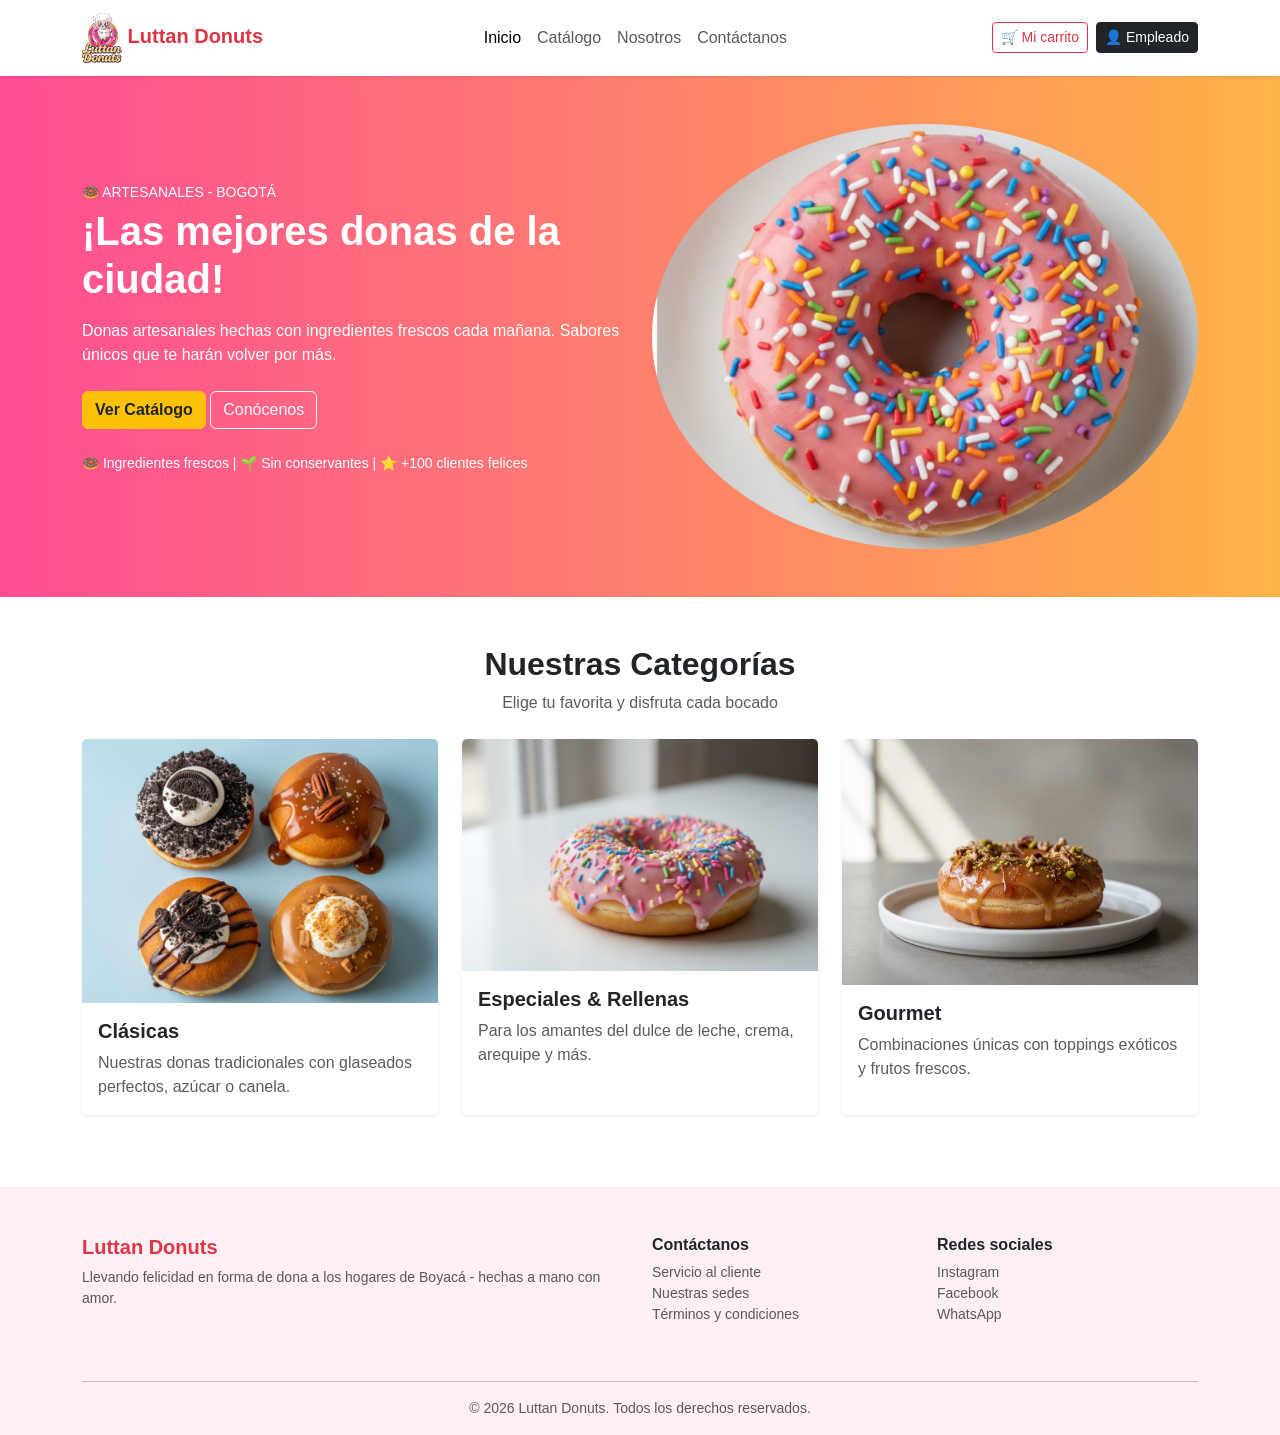
<file: Cliente/Index.html>
<!DOCTYPE html>
<html lang="es">
<head>
    <meta charset="UTF-8">
    <meta name="viewport" content="width=device-width, initial-scale=1.0">
    <title>Luttan Donuts - Index</title>
    <link href="https://cdn.jsdelivr.net/npm/bootstrap@5.3.8/dist/css/bootstrap.min.css" rel="stylesheet">
    <link rel="stylesheet" href="CSS/estilo.css">
</head>
<body>

    <!-- MENÚ -->
    <nav class="navbar navbar-expand-lg navbar-light bg-white shadow-sm">
        <div class="container">
            <a class="navbar-brand text-danger fw-bold" href="Index.html">
                <img src="img/luttan.jpeg" alt="Logo" width="40"> Luttan Donuts
            </a>
            <button class="navbar-toggler" type="button" data-bs-toggle="collapse" data-bs-target="#menu">
                <span class="navbar-toggler-icon"></span>
            </button>
            <div class="collapse navbar-collapse" id="menu">
                <ul class="navbar-nav mx-auto">
                    <li class="nav-item"><a class="nav-link active" href="Index.html">Inicio</a></li>
                    <li class="nav-item"><a class="nav-link" href="Catalogo.html">Catálogo</a></li>
                    <li class="nav-item"><a class="nav-link" href="Nosotros.html">Nosotros</a></li>
                    <li class="nav-item"><a class="nav-link" href="Contactanos.html">Contáctanos</a></li>
                </ul>
                <a href="Carrito.html" class="btn btn-outline-danger btn-sm me-2">🛒 Mi carrito</a>
                <a href="../Empleado/InicioSesion.html" class="btn btn-dark btn-sm">👤 Empleado</a>
            </div>
        </div>
    </nav>

    <!-- PORTADA -->
    <section class="fondo-hero text-white p-5">
        <div class="container">
            <div class="row align-items-center">
                <div class="col-md-6">
                    <p class="small mb-1">🍩 ARTESANALES - BOGOTÁ</p>
                    <h1 class="fw-bold mb-3">¡Las mejores donas de la ciudad!</h1>
                    <p class="mb-4">Donas artesanales hechas con ingredientes frescos cada mañana. Sabores únicos que te harán volver por más.</p>
                    <a href="Catalogo.html" class="btn btn-warning fw-bold text-dark">Ver Catálogo</a>
                    <a href="Nosotros.html" class="btn btn-outline-light">Conócenos</a>
                    <p class="mt-4 small">🍩 Ingredientes frescos | 🌱 Sin conservantes | ⭐ +100 clientes felices</p>
                </div>
                <div class="col-md-6 text-center">
                    <img src="img/donaInicioPlato.jpeg" alt="Dona" class="img-fluid rounded-circle">
                </div>
            </div>
        </div>
    </section>

    <!-- CATEGORÍAS -->
    <section class="container mt-5 mb-5">
        <div class="text-center mb-4">
            <h2 class="fw-bold">Nuestras Categorías</h2>
            <p class="text-muted">Elige tu favorita y disfruta cada bocado</p>
        </div>

        <div class="row">
            <div class="col-md-4 mb-4">
                <div class="card h-100 border-0 shadow-sm">
                    <img src="img/UnoImgInicio.jpeg" class="card-img-top" alt="Clásicas">
                    <div class="card-body">
                        <h5 class="card-title fw-bold">Clásicas</h5>
                        <p class="card-text text-muted">Nuestras donas tradicionales con glaseados perfectos, azúcar o canela.</p>
                    </div>
                </div>
            </div>

            <div class="col-md-4 mb-4">
                <div class="card h-100 border-0 shadow-sm">
                    <img src="img/DosImgInicio.jpeg" class="card-img-top" alt="Especiales">
                    <div class="card-body">
                        <h5 class="card-title fw-bold">Especiales & Rellenas</h5>
                        <p class="card-text text-muted">Para los amantes del dulce de leche, crema, arequipe y más.</p>
                    </div>
                </div>
            </div>

            <div class="col-md-4 mb-4">
                <div class="card h-100 border-0 shadow-sm">
                    <img src="img/tresImgInicio.jpeg" class="card-img-top" alt="Gourmet">
                    <div class="card-body">
                        <h5 class="card-title fw-bold">Gourmet</h5>
                        <p class="card-text text-muted">Combinaciones únicas con toppings exóticos y frutos frescos.</p>
                    </div>
                </div>
            </div>
        </div>
    </section>

   
    <footer class="footer pt-5 pb-3">
        <div class="container">
            <div class="row">
                <div class="col-md-6 mb-4">
                    <h5 class="fw-bold text-danger">Luttan Donuts</h5>
                    <p class="small text-muted">Llevando felicidad en forma de dona a los hogares de Boyacá - hechas a mano con amor.</p>
                </div>
                <div class="col-md-3 mb-4">
                    <h6 class="fw-bold">Contáctanos</h6>
                    <ul class="list-unstyled small">
                        <li><a href="#" class="text-muted text-decoration-none">Servicio al cliente</a></li>
                        <li><a href="#" class="text-muted text-decoration-none">Nuestras sedes</a></li>
                        <li><a href="#" class="text-muted text-decoration-none">Términos y condiciones</a></li>
                    </ul>
                </div>
                <div class="col-md-3 mb-4">
                    <h6 class="fw-bold">Redes sociales</h6>
                    <ul class="list-unstyled small">
                        <li><a href="#" class="text-muted text-decoration-none">Instagram</a></li>
                        <li><a href="#" class="text-muted text-decoration-none">Facebook</a></li>
                        <li><a href="#" class="text-muted text-decoration-none">WhatsApp</a></li>
                    </ul>
                </div>
            </div>
            <hr>
            <p class="text-center text-muted small mb-0">© 2026 Luttan Donuts. Todos los derechos reservados.</p>
        </div>
    </footer>

    <script src="https://cdn.jsdelivr.net/npm/bootstrap@5.3.8/dist/js/bootstrap.bundle.min.js"></script>
</body>
</html>
</file>
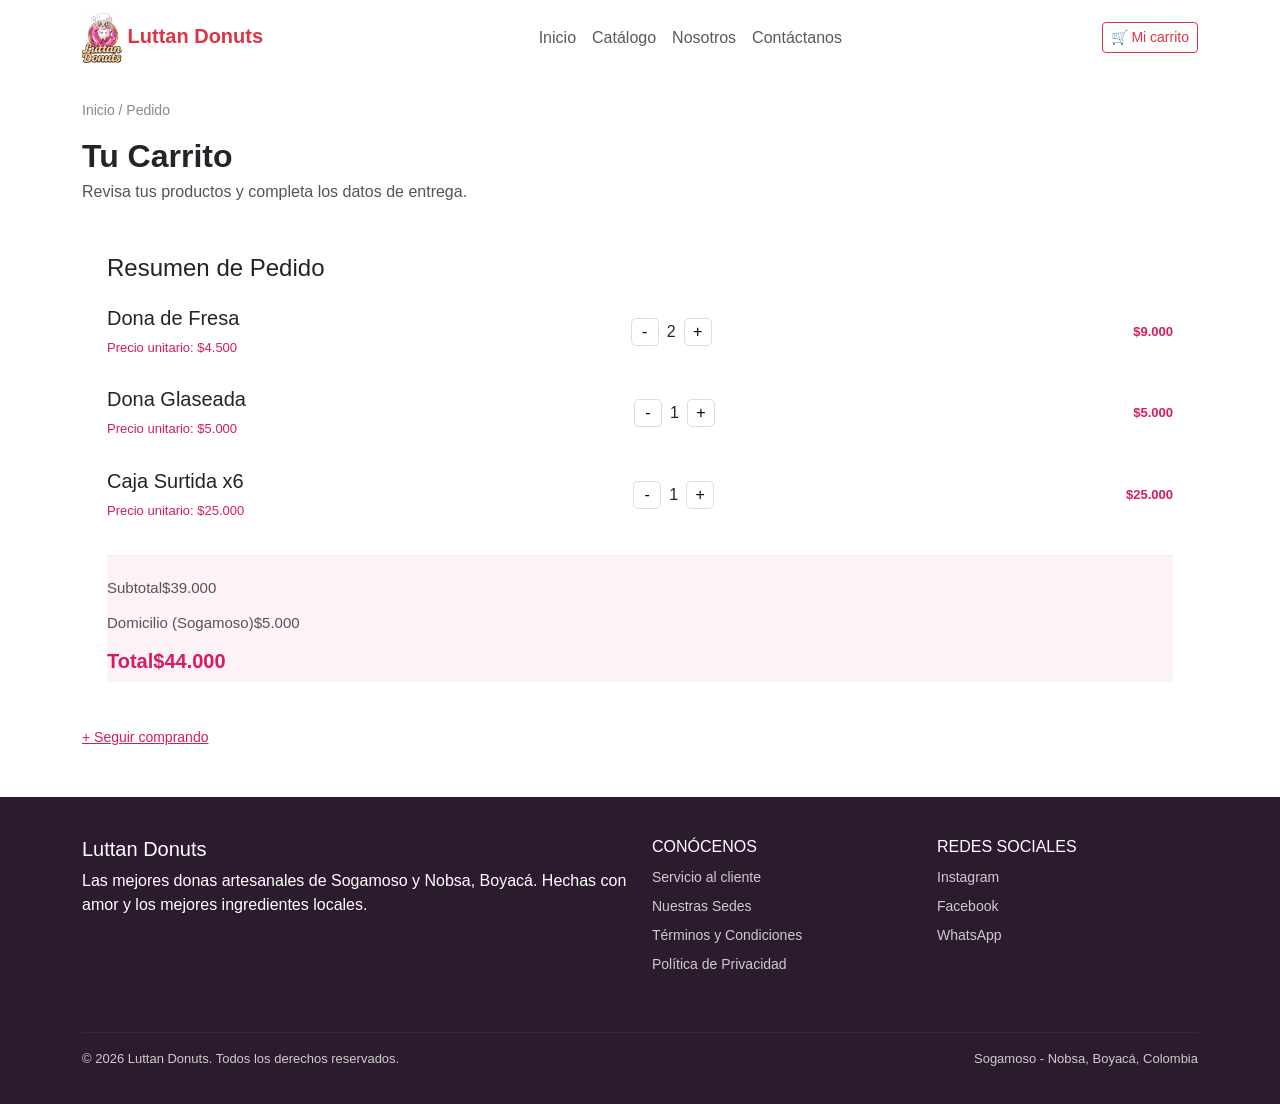
<file: Cliente/Carrito.html>
<!DOCTYPE html>
<html lang="es">
<head>
    <meta charset="UTF-8">
    <meta name="viewport" content="width=device-width, initial-scale=1.0">
    <title>Tu Carrito - Luttan Donuts</title>
    <link href="https://cdn.jsdelivr.net/npm/bootstrap@5.3.8/dist/css/bootstrap.min.css" rel="stylesheet">
    <link rel="stylesheet" href="CSS/estilo.css">
</head>
<body>

    <nav class="navbar navbar-expand-lg navbar-light bg-white ">
        <div class="container">
            <a class="navbar-brand text-danger fw-bold" href="Index.html">
                <img src="img/luttan.jpeg" alt="Logo" width="40"> Luttan Donuts
            </a>
            <button class="navbar-toggler" type="button" data-bs-toggle="collapse" data-bs-target="#menu">
                <span class="navbar-toggler-icon"></span>
            </button>
            <div class="collapse navbar-collapse" id="menu">
                <ul class="navbar-nav mx-auto">
                    <li class="nav-item"><a class="nav-link" href="Index.html">Inicio</a></li>
                    <li class="nav-item"><a class="nav-link" href="Catalogo.html">Catálogo</a></li>
                    <li class="nav-item"><a class="nav-link" href="Nosotros.html">Nosotros</a></li>
                    <li class="nav-item"><a class="nav-link" href="Contactanos.html">Contáctanos</a></li>
                </ul>




                <a href="Carrito.html" class="btn btn-outline-danger btn-sm">🛒 Mi carrito</a>
            </div>
        </div>
    </nav>

    <div class="container mt-4 mb-5">
        <p class="migas">Inicio / Pedido</p>
        <h1 class="titulo-carrito">Tu Carrito</h1>
        <p class="subtitulo-carrito">Revisa tus productos y completa los datos de entrega.</p>

        <div class="caja-carrito">
            <h4>Resumen de Pedido</h4>

            <!-- Producto 1 -->
            <div class="item-carrito">
                <div>
                    <h5>Dona de Fresa</h5>
                    <p>Precio unitario: $4.500</p>
                </div>
                <div class="cantidad-item">
                    <button>-</button>
                    <span>2</span>
                    <button>+</button>
                </div>
                <p class="precio-item">$9.000</p>
            </div>

            <!-- Producto 2 -->
            <div class="item-carrito">
                <div>
                    <h5>Dona Glaseada</h5>
                    <p>Precio unitario: $5.000</p>
                </div>
                <div class="cantidad-item">
                    <button>-</button>
                    <span>1</span>
                    <button>+</button>
                </div>
                <p class="precio-item">$5.000</p>
            </div>

            <!-- Producto 3 -->
            <div class="item-carrito">
                <div>
                    <h5>Caja Surtida x6</h5>
                    <p>Precio unitario: $25.000</p>
                </div>
                <div class="cantidad-item">
                    <button>-</button>
                    <span>1</span>
                    <button>+</button>
                </div>
                <p class="precio-item">$25.000</p>
            </div>

         
            <div class="totales">
                <div class="fila"><span>Subtotal</span><span>$39.000</span></div>
                <div class="fila"><span>Domicilio (Sogamoso)</span><span>$5.000</span></div>
                <div class="fila total"><span>Total</span><span>$44.000</span></div>
            </div>
        </div>

        <a href="Catalogo.html" class="seguir">+ Seguir comprando</a>
    </div>

    <footer class="footer-oscuro">
        <div class="container">
            <div class="row">
                <div class="col-md-6 mb-4">
                    <h5>Luttan Donuts</h5>
                    <p>Las mejores donas artesanales de Sogamoso y Nobsa, Boyacá. Hechas con amor y los mejores ingredientes locales.</p>
                </div>
                <div class="col-md-3 mb-4">
                    <h6>CONÓCENOS</h6>
                    <ul class="footer-links">
                        <li><a href="#">Servicio al cliente</a></li>
                        <li><a href="#">Nuestras Sedes</a></li>
                        <li><a href="#">Términos y Condiciones</a></li>
                        <li><a href="#">Política de Privacidad</a></li>
                    </ul>
                </div>
                <div class="col-md-3 mb-4">
                    <h6>REDES SOCIALES</h6>
                    <ul class="footer-links">
                        <li><a href="#">Instagram</a></li>
                        <li><a href="#"> Facebook</a></li>
                        <li><a href="#">WhatsApp</a></li>
                    </ul>
                </div>
            </div>
            <hr>
            <div class="footer-bottom">
                <p>© 2026 Luttan Donuts. Todos los derechos reservados.</p>
                <p>Sogamoso - Nobsa, Boyacá, Colombia</p>
            </div>
        </div>
    </footer>

    <script src="https://cdn.jsdelivr.net/npm/bootstrap@5.3.8/dist/js/bootstrap.bundle.min.js"></script>
</body>
</html>
</file>
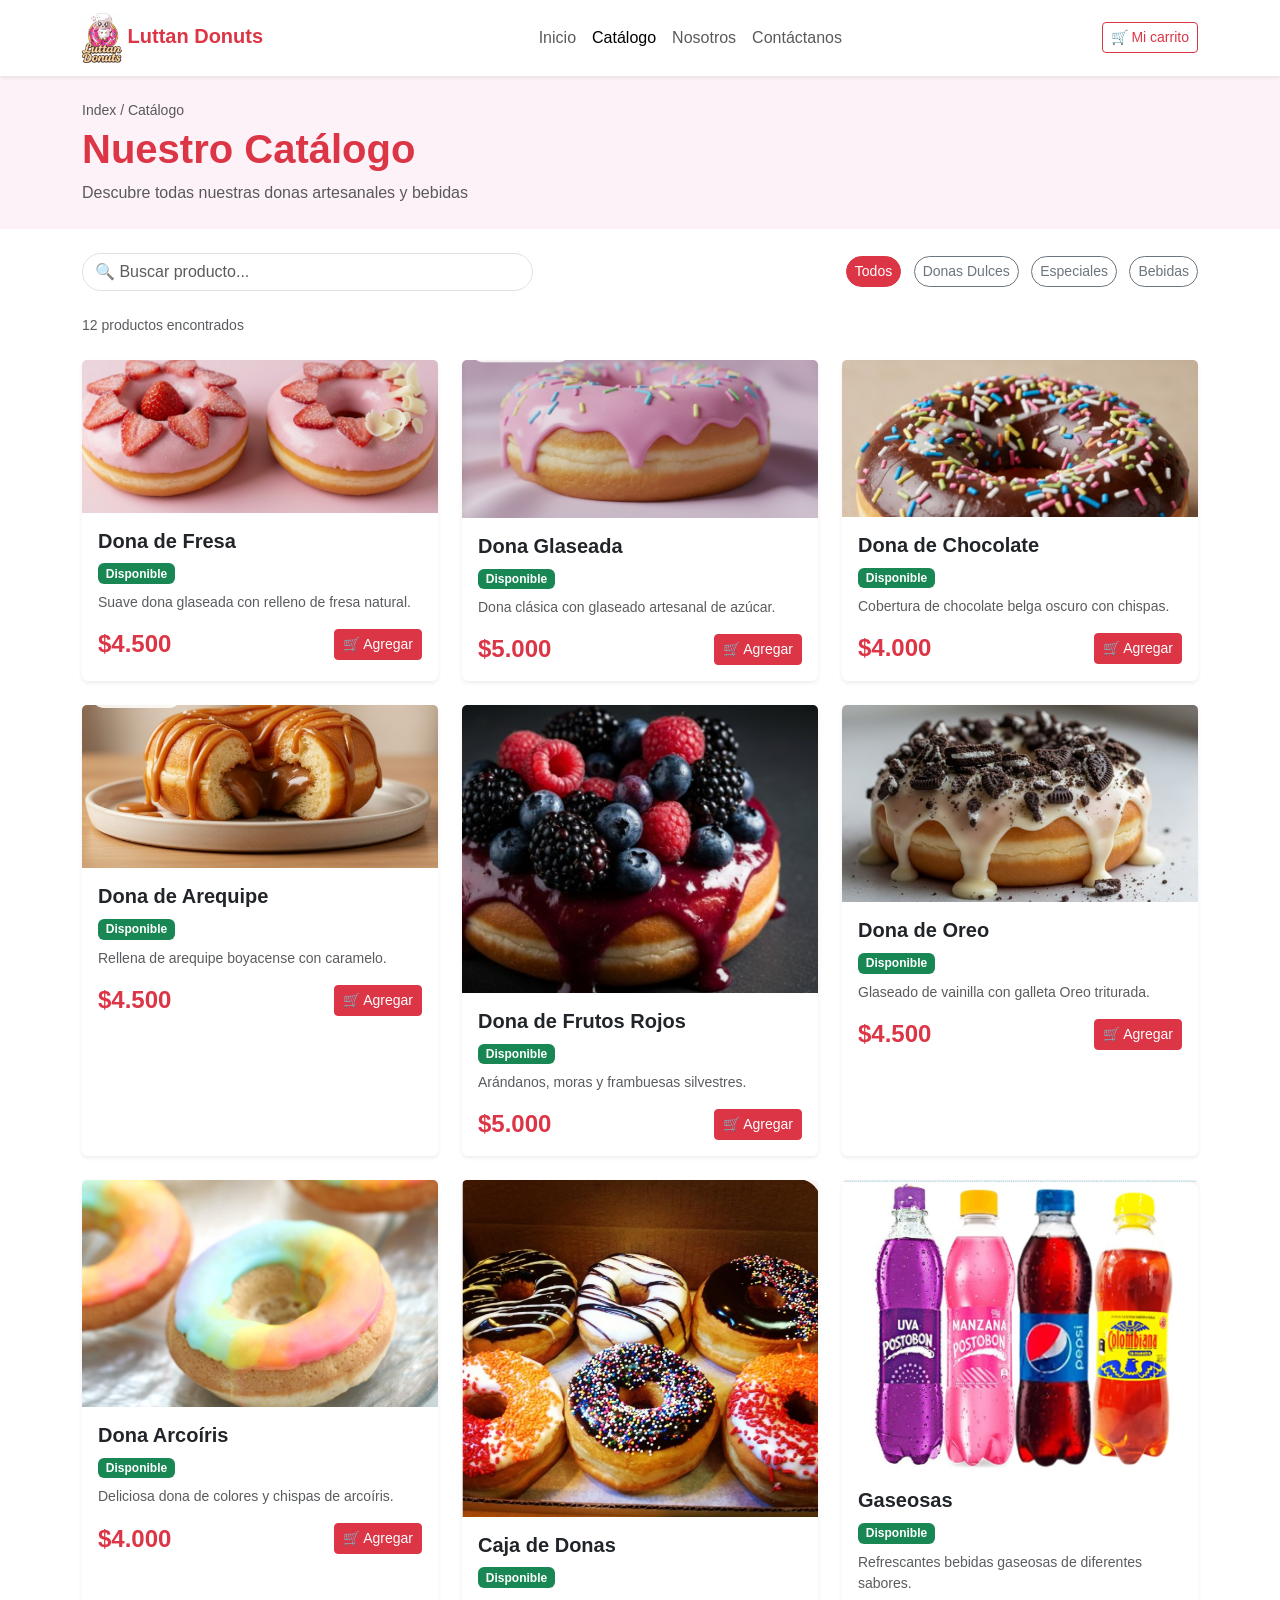
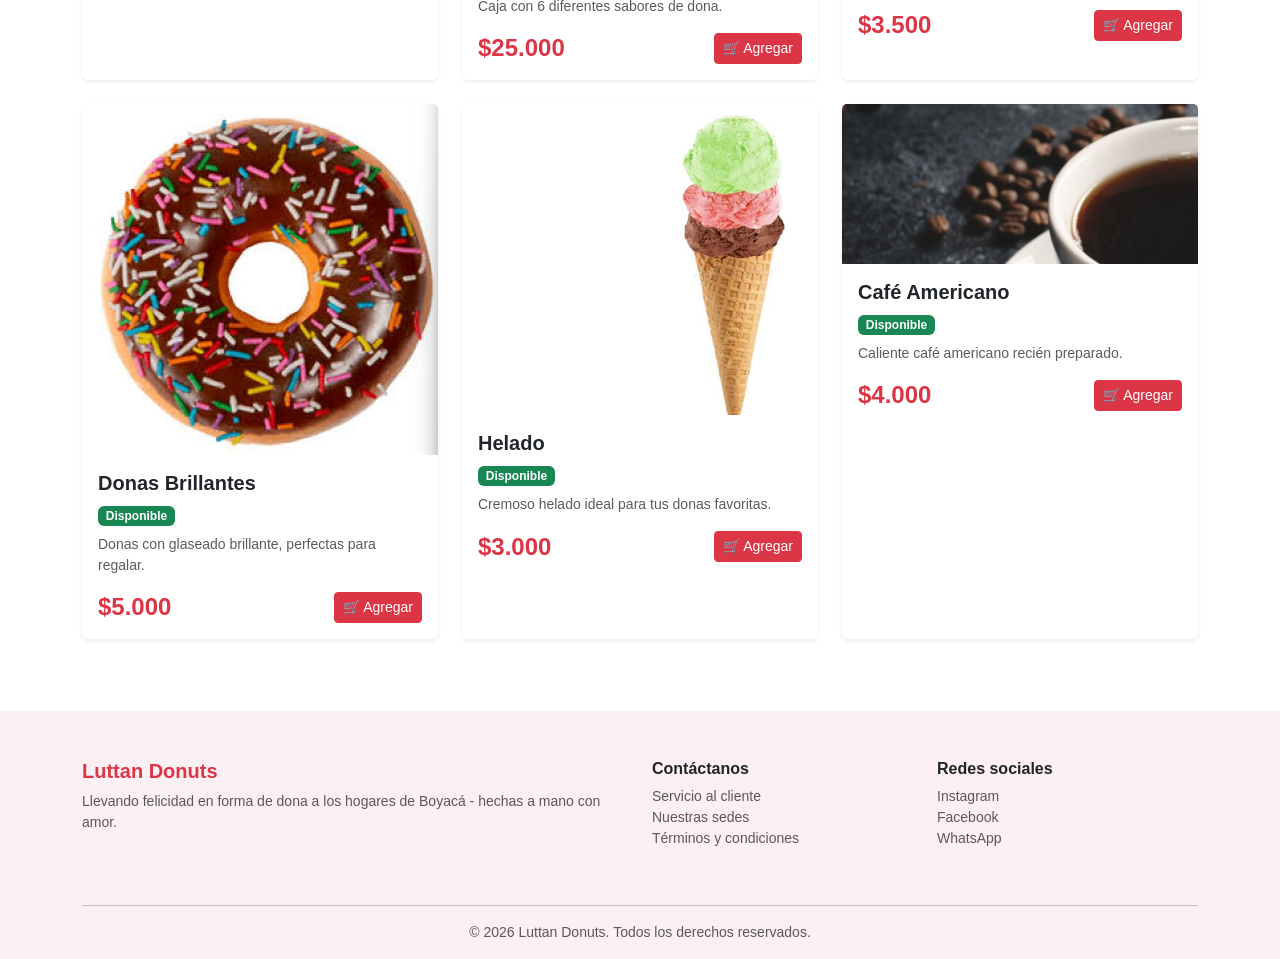
<file: Cliente/Catalogo.html>
<!DOCTYPE html>
<html lang="es">
<head>
    <meta charset="UTF-8">
    <meta name="viewport" content="width=device-width, initial-scale=1.0">
    <title>Luttan Donuts - Catálogo</title>
    <link href="https://cdn.jsdelivr.net/npm/bootstrap@5.3.8/dist/css/bootstrap.min.css" rel="stylesheet">
    <link rel="stylesheet" href="CSS/estilo.css">
</head>
<body>

    <!-- MENÚ -->
    <nav class="navbar navbar-expand-lg navbar-light bg-white shadow-sm">
        <div class="container">
            <a class="navbar-brand text-danger fw-bold" href="Index.html">
                <img src="img/luttan.jpeg" alt="Logo" width="40"> Luttan Donuts
            </a>
            <button class="navbar-toggler" type="button" data-bs-toggle="collapse" data-bs-target="#menu">
                <span class="navbar-toggler-icon"></span>
            </button>
            <div class="collapse navbar-collapse" id="menu">
                <ul class="navbar-nav mx-auto">
                    <li class="nav-item"><a class="nav-link" href="Index.html">Inicio</a></li>
                    <li class="nav-item"><a class="nav-link active" href="Catalogo.html">Catálogo</a></li>
                    <li class="nav-item"><a class="nav-link" href="Nosotros.html">Nosotros</a></li>
                    <li class="nav-item"><a class="nav-link" href="Contactanos.html">Contáctanos</a></li>
                </ul>
                <a href="Carrito.html" class="btn btn-outline-danger btn-sm">🛒 Mi carrito</a>
            </div>
        </div>
    </nav>

    <!-- TÍTULO -->
    <section class="fondo-titulo p-4 mb-4">
        <div class="container">
            <p class="small text-muted mb-1">Index / Catálogo</p>
            <h1 class="fw-bold text-danger">Nuestro Catálogo</h1>
            <p class="text-muted mb-0">Descubre todas nuestras donas artesanales y bebidas</p>
        </div>
    </section>

    <!-- PRODUCTOS -->
    <div class="container mb-5">

        <div class="row align-items-center mb-4">
            <div class="col-md-5 mb-3 mb-md-0">
                <input type="text" class="form-control rounded-pill" placeholder="🔍 Buscar producto...">
            </div>
            <div class="col-md-7 text-md-end">
                <button class="btn btn-danger btn-sm rounded-pill me-2">Todos</button>
                <button class="btn btn-outline-secondary btn-sm rounded-pill me-2">Donas Dulces</button>
                <button class="btn btn-outline-secondary btn-sm rounded-pill me-2">Especiales</button>
                <button class="btn btn-outline-secondary btn-sm rounded-pill">Bebidas</button>
            </div>
        </div>

        <p class="text-muted small mb-4">12 productos encontrados</p>

        <div class="row">

            <!-- Producto 1 -->
            <div class="col-md-4 mb-4">
                <div class="card h-100 border-0 shadow-sm">
                    <img src="img/DonaFresaCatalogo.jpeg" class="card-img-top" alt="Dona de Fresa">
                    <div class="card-body">
                        <h5 class="card-title fw-bold">Dona de Fresa</h5>
                        <span class="badge text-bg-success mb-2">Disponible</span>
                        <p class="card-text text-muted small">Suave dona glaseada con relleno de fresa natural.</p>
                        <div class="d-flex justify-content-between align-items-center mt-3">
                            <h4 class="text-danger fw-bold mb-0">$4.500</h4>
                            <button class="btn btn-danger btn-sm">🛒 Agregar</button>
                        </div>
                    </div>
                </div>
            </div>

            <!-- Producto 2 -->
            <div class="col-md-4 mb-4">
                <div class="card h-100 border-0 shadow-sm">
                    <img src="img/DonaGlaseadaCatalogo.jpeg" class="card-img-top" alt="Dona Glaseada">
                    <div class="card-body">
                        <h5 class="card-title fw-bold">Dona Glaseada</h5>
                        <span class="badge text-bg-success mb-2">Disponible</span>
                        <p class="card-text text-muted small">Dona clásica con glaseado artesanal de azúcar.</p>
                        <div class="d-flex justify-content-between align-items-center mt-3">
                            <h4 class="text-danger fw-bold mb-0">$5.000</h4>
                            <button class="btn btn-danger btn-sm">🛒 Agregar</button>
                        </div>
                    </div>
                </div>
            </div>

            <!-- Producto 3 -->
            <div class="col-md-4 mb-4">
                <div class="card h-100 border-0 shadow-sm">
                    <img src="img/DonaChocolateCatalogo.jpeg" class="card-img-top" alt="Dona de Chocolate">
                    <div class="card-body">
                        <h5 class="card-title fw-bold">Dona de Chocolate</h5>
                        <span class="badge text-bg-success mb-2">Disponible</span>
                        <p class="card-text text-muted small">Cobertura de chocolate belga oscuro con chispas.</p>
                        <div class="d-flex justify-content-between align-items-center mt-3">
                            <h4 class="text-danger fw-bold mb-0">$4.000</h4>
                            <button class="btn btn-danger btn-sm">🛒 Agregar</button>
                        </div>
                    </div>
                </div>
            </div>

            <!-- Producto 4 -->
            <div class="col-md-4 mb-4">
                <div class="card h-100 border-0 shadow-sm">
                    <img src="img/DonaArequipeCatalogo.jpeg" class="card-img-top" alt="Dona de Arequipe">
                    <div class="card-body">
                        <h5 class="card-title fw-bold">Dona de Arequipe</h5>
                        <span class="badge text-bg-success mb-2">Disponible</span>
                        <p class="card-text text-muted small">Rellena de arequipe boyacense con caramelo.</p>
                        <div class="d-flex justify-content-between align-items-center mt-3">
                            <h4 class="text-danger fw-bold mb-0">$4.500</h4>
                            <button class="btn btn-danger btn-sm">🛒 Agregar</button>
                        </div>
                    </div>
                </div>
            </div>

            <!-- Producto 5 -->
            <div class="col-md-4 mb-4">
                <div class="card h-100 border-0 shadow-sm">
                    <img src="img/DonaFrutosCatalogo.jpeg" class="card-img-top" alt="Dona de Frutos Rojos">
                    <div class="card-body">
                        <h5 class="card-title fw-bold">Dona de Frutos Rojos</h5>
                        <span class="badge text-bg-success mb-2">Disponible</span>
                        <p class="card-text text-muted small">Arándanos, moras y frambuesas silvestres.</p>
                        <div class="d-flex justify-content-between align-items-center mt-3">
                            <h4 class="text-danger fw-bold mb-0">$5.000</h4>
                            <button class="btn btn-danger btn-sm">🛒 Agregar</button>
                        </div>
                    </div>
                </div>
            </div>

            <!-- Producto 6 -->
            <div class="col-md-4 mb-4">
                <div class="card h-100 border-0 shadow-sm">
                    <img src="img/DonaOreoCatalogo.jpeg" class="card-img-top" alt="Dona de Oreo">
                    <div class="card-body">
                        <h5 class="card-title fw-bold">Dona de Oreo</h5>
                        <span class="badge text-bg-success mb-2">Disponible</span>
                        <p class="card-text text-muted small">Glaseado de vainilla con galleta Oreo triturada.</p>
                        <div class="d-flex justify-content-between align-items-center mt-3">
                            <h4 class="text-danger fw-bold mb-0">$4.500</h4>
                            <button class="btn btn-danger btn-sm">🛒 Agregar</button>
                        </div>
                    </div>
                </div>
            </div>

            <!-- Producto 7 -->
            <div class="col-md-4 mb-4">
                <div class="card h-100 border-0 shadow-sm">
                    <img src="img/ArcoirisCatalogo.jpeg" class="card-img-top" alt="Dona Arcoíris">
                    <div class="card-body">
                        <h5 class="card-title fw-bold">Dona Arcoíris</h5>
                        <span class="badge text-bg-success mb-2">Disponible</span>
                        <p class="card-text text-muted small">Deliciosa dona de colores y chispas de arcoíris.</p>
                        <div class="d-flex justify-content-between align-items-center mt-3">
                            <h4 class="text-danger fw-bold mb-0">$4.000</h4>
                            <button class="btn btn-danger btn-sm">🛒 Agregar</button>
                        </div>
                    </div>
                </div>
            </div>

            <!-- Producto 8 -->
            <div class="col-md-4 mb-4">
                <div class="card h-100 border-0 shadow-sm">
                    <img src="img/cajaCatalogo.jpeg" class="card-img-top" alt="Caja de donas">
                    <div class="card-body">
                        <h5 class="card-title fw-bold">Caja de Donas</h5>
                        <span class="badge text-bg-success mb-2">Disponible</span>
                        <p class="card-text text-muted small">Caja con 6 diferentes sabores de dona.</p>
                        <div class="d-flex justify-content-between align-items-center mt-3">
                            <h4 class="text-danger fw-bold mb-0">$25.000</h4>
                            <button class="btn btn-danger btn-sm">🛒 Agregar</button>
                        </div>
                    </div>
                </div>
            </div>

            <!-- Producto 9 -->
            <div class="col-md-4 mb-4">
                <div class="card h-100 border-0 shadow-sm">
                    <img src="img/GaseosaCatalogo.jpeg" class="card-img-top" alt="Gaseosas">
                    <div class="card-body">
                        <h5 class="card-title fw-bold">Gaseosas</h5>
                        <span class="badge text-bg-success mb-2">Disponible</span>
                        <p class="card-text text-muted small">Refrescantes bebidas gaseosas de diferentes sabores.</p>
                        <div class="d-flex justify-content-between align-items-center mt-3">
                            <h4 class="text-danger fw-bold mb-0">$3.500</h4>
                            <button class="btn btn-danger btn-sm">🛒 Agregar</button>
                        </div>
                    </div>
                </div>
            </div>

            <!-- Producto 10 -->
            <div class="col-md-4 mb-4">
                <div class="card h-100 border-0 shadow-sm">
                    <img src="img/DonaChispasCatalogo.jpeg" class="card-img-top" alt="Donas Brillantes">
                    <div class="card-body">
                        <h5 class="card-title fw-bold">Donas Brillantes</h5>
                        <span class="badge text-bg-success mb-2">Disponible</span>
                        <p class="card-text text-muted small">Donas con glaseado brillante, perfectas para regalar.</p>
                        <div class="d-flex justify-content-between align-items-center mt-3">
                            <h4 class="text-danger fw-bold mb-0">$5.000</h4>
                            <button class="btn btn-danger btn-sm">🛒 Agregar</button>
                        </div>
                    </div>
                </div>
            </div>

            <!-- Producto 11 -->
            <div class="col-md-4 mb-4">
                <div class="card h-100 border-0 shadow-sm">
                    <img src="img/HeladoCatalogo.jpeg" class="card-img-top" alt="Helado">
                    <div class="card-body">
                        <h5 class="card-title fw-bold">Helado</h5>
                        <span class="badge text-bg-success mb-2">Disponible</span>
                        <p class="card-text text-muted small">Cremoso helado ideal para tus donas favoritas.</p>
                        <div class="d-flex justify-content-between align-items-center mt-3">
                            <h4 class="text-danger fw-bold mb-0">$3.000</h4>
                            <button class="btn btn-danger btn-sm">🛒 Agregar</button>
                        </div>
                    </div>
                </div>
            </div>

            <!-- Producto 12 -->
            <div class="col-md-4 mb-4">
                <div class="card h-100 border-0 shadow-sm">
                    <img src="img/CafeAmericanoCatalogo.jpeg" class="card-img-top" alt="Café Americano">
                    <div class="card-body">
                        <h5 class="card-title fw-bold">Café Americano</h5>
                        <span class="badge text-bg-success mb-2">Disponible</span>
                        <p class="card-text text-muted small">Caliente café americano recién preparado.</p>
                        <div class="d-flex justify-content-between align-items-center mt-3">
                            <h4 class="text-danger fw-bold mb-0">$4.000</h4>
                            <button class="btn btn-danger btn-sm">🛒 Agregar</button>
                        </div>
                    </div>
                </div>
            </div>

        </div>
    </div>


    <footer class="footer pt-5 pb-3">
        <div class="container">
            <div class="row">
                <div class="col-md-6 mb-4">
                    <h5 class="fw-bold text-danger">Luttan Donuts</h5>
                    <p class="small text-muted">Llevando felicidad en forma de dona a los hogares de Boyacá - hechas a mano con amor.</p>
                </div>
                <div class="col-md-3 mb-4">
                    <h6 class="fw-bold">Contáctanos</h6>
                    <ul class="list-unstyled small">
                        <li><a href="#" class="text-muted text-decoration-none">Servicio al cliente</a></li>
                        <li><a href="#" class="text-muted text-decoration-none">Nuestras sedes</a></li>
                        <li><a href="#" class="text-muted text-decoration-none">Términos y condiciones</a></li>
                    </ul>
                </div>
                <div class="col-md-3 mb-4">
                    <h6 class="fw-bold">Redes sociales</h6>
                    <ul class="list-unstyled small">
                        <li><a href="#" class="text-muted text-decoration-none">Instagram</a></li>
                        <li><a href="#" class="text-muted text-decoration-none">Facebook</a></li>
                        <li><a href="#" class="text-muted text-decoration-none">WhatsApp</a></li>
                    </ul>
                </div>
            </div>
            <hr>
            <p class="text-center text-muted small mb-0">© 2026 Luttan Donuts. Todos los derechos reservados.</p>
        </div>
    </footer>

    <script src="https://cdn.jsdelivr.net/npm/bootstrap@5.3.8/dist/js/bootstrap.bundle.min.js"></script>
</body>
</html>
</file>
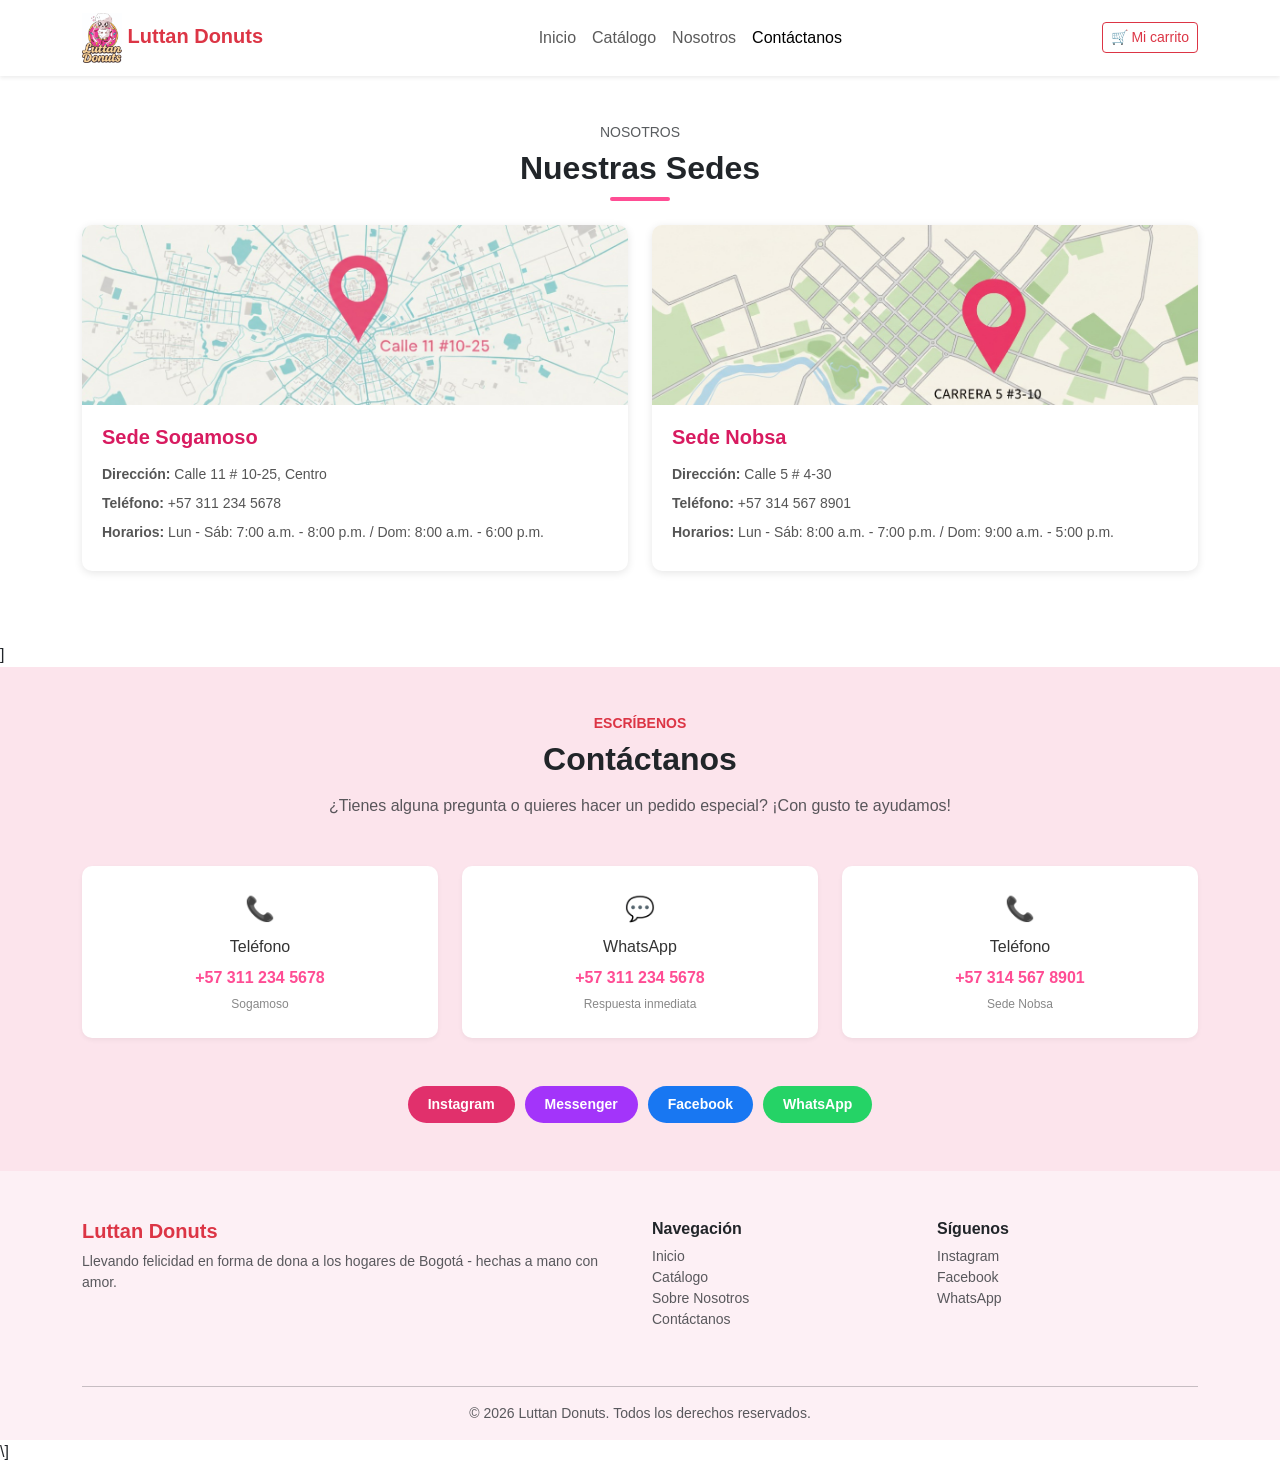
<file: Cliente/Contactanos.html>
<!DOCTYPE html>
<html lang="es">
<head>
    <meta charset="UTF-8">
    <meta name="viewport" content="width=device-width, initial-scale=1.0">
    <title>Luttan Donuts - Contáctanos</title>
    

    <link href="https://cdn.jsdelivr.net/npm/bootstrap@5.3.8/dist/css/bootstrap.min.css" rel="stylesheet">
    
  
    <link rel="stylesheet" href="CSS/estilo.css">
</head>
<body>

    <!-- BARRA DE NAVEGACIÓN -->
    <nav class="navbar navbar-expand-lg navbar-light bg-white shadow-sm">
        <div class="container">
            <a class="navbar-brand text-danger fw-bold" href="Index.html">
                <img src="img/luttan.jpeg" alt="Logo" width="40"> Luttan Donuts
            </a>
            
            <button class="navbar-toggler" type="button" data-bs-toggle="collapse" data-bs-target="#menu">
                <span class="navbar-toggler-icon"></span>
            </button>

            <div class="collapse navbar-collapse" id="menu">
                <ul class="navbar-nav mx-auto">
                    <li class="nav-item"><a class="nav-link" href="Index.html">Inicio</a></li>
                    <li class="nav-item"><a class="nav-link" href="Catalogo.html">Catálogo</a></li>
                    <li class="nav-item"><a class="nav-link" href="Nosotros.html">Nosotros</a></li>
                    <li class="nav-item"><a class="nav-link active" href="Contactanos.html">Contáctanos</a></li>
                </ul>
                <a href="#" class="btn btn-outline-danger btn-sm">🛒 Mi carrito</a>
            </div>
        </div>
    </nav>

    <section class="text-center mt-5 mb-4">
        <h4 class="text-muted small">NOSOTROS</h4>
        <h2 class="fw-bold">Nuestras Sedes</h2>
        <div class="linea-rosa mx-auto"></div>
    </section>

  
    <section class="container mb-5">
        <div class="row">
            
            <!-- Sogamoso -->
            <div class="col-md-6 mb-4">
                <div class="tarjeta-sede">
                    <img src="img/MapaSogamosoContactanos.jpeg" alt="Mapa Sogamoso" class="mapa">
                    <div class="info-sede">
                        <h3>Sede Sogamoso</h3>
                        <p><strong>Dirección:</strong> Calle 11 # 10-25, Centro</p>
                        <p><strong>Teléfono:</strong> +57 311 234 5678</p>
                        <p><strong>Horarios:</strong> Lun - Sáb: 7:00 a.m. - 8:00 p.m. / Dom: 8:00 a.m. - 6:00 p.m.</p>
                    </div>
                </div>
            </div>

            <!-- Sede Nobsa -->
            <div class="col-md-6 mb-4">
                <div class="tarjeta-sede">
                    <img src="img/MapaNobsaContactanos.jpeg" alt="Mapa Nobsa" class="mapa">
                    <div class="info-sede">
                        <h3>Sede Nobsa</h3>
                        <p><strong>Dirección:</strong> Calle 5 # 4-30</p>
                        <p><strong>Teléfono:</strong> +57 314 567 8901</p>
                        <p><strong>Horarios:</strong> Lun - Sáb: 8:00 a.m. - 7:00 p.m. / Dom: 9:00 a.m. - 5:00 p.m.</p>
                    </div>
                </div>
            </div>

        </div>
    </section>

  ]
    <section class="fondo-contacto py-5">
        <div class="container text-center">
            
            <h4 class="text-danger small fw-bold">ESCRÍBENOS</h4>
            <h2 class="fw-bold mb-3">Contáctanos</h2>
            <p class="text-muted mb-5">¿Tienes alguna pregunta o quieres hacer un pedido especial? ¡Con gusto te ayudamos!</p>

            <!-- Tarjetas de contacto -->
            <div class="row justify-content-center">
                
                <!-- Teléfono -->
                <div class="col-md-4 mb-4">
                    <div class="tarjeta-contacto">
                        <p class="icono">📞</p>
                        <h5>Teléfono</h5>
                        <p class="numero">+57 311 234 5678</p>
                        <p class="sede-texto">Sogamoso</p>
                    </div>
                </div>

                <!-- WhatsApp -->
                <div class="col-md-4 mb-4">
                    <div class="tarjeta-contacto">
                        <p class="icono">💬</p>
                        <h5>WhatsApp</h5>
                        <p class="numero">+57 311 234 5678</p>
                        <p class="sede-texto">Respuesta inmediata</p>
                    </div>
                </div>

                <!-- Teléfono Nobsa -->
                <div class="col-md-4 mb-4">
                    <div class="tarjeta-contacto">
                        <p class="icono">📞</p>
                        <h5>Teléfono</h5>
                        <p class="numero">+57 314 567 8901</p>
                        <p class="sede-texto">Sede Nobsa</p>
                    </div>
                </div>

            </div>

            <!-- Botones de Redes Sociales -->
            <div class="botones-redes mt-4">
                <a href="#" class="btn-red instagram">Instagram</a>
                <a href="#" class="btn-red messenger">Messenger</a>
                <a href="#" class="btn-red facebook">Facebook</a>
                <a href="#" class="btn-red whatsapp">WhatsApp</a>
            </div>

        </div>
    </section>

    <!-- PIE DE PÁGINA -->
    <footer class="footer pt-5 pb-3">
        <div class="container">
            <div class="row">
                <div class="col-md-6 mb-4">
                    <h5 class="fw-bold text-danger">Luttan Donuts</h5>
                    <p class="small text-muted">Llevando felicidad en forma de dona a los hogares de Bogotá - hechas a mano con amor.</p>
                </div>
                
                <div class="col-md-3 mb-4">
                    <h6 class="fw-bold">Navegación</h6>
                    <ul class="list-unstyled small">
                        <li><a href="Inicio.html" class="text-muted text-decoration-none">Inicio</a></li>
                        <li><a href="Catalogo.html" class="text-muted text-decoration-none">Catálogo</a></li>
                        <li><a href="Nosotros.html" class="text-muted text-decoration-none">Sobre Nosotros</a></li>
                        <li><a href="Contactanos.html" class="text-muted text-decoration-none">Contáctanos</a></li>
                    </ul>
                </div>

                <div class="col-md-3 mb-4">
                    <h6 class="fw-bold">Síguenos</h6>
                    <ul class="list-unstyled small">
                        <li><a href="#" class="text-muted text-decoration-none">Instagram</a></li>
                        <li><a href="#" class="text-muted text-decoration-none">Facebook</a></li>
                        <li><a href="#" class="text-muted text-decoration-none">WhatsApp</a></li>
                    </ul>
                </div>
            </div>
            
            <hr>
            <p class="text-center text-muted small mb-0">© 2026 Luttan Donuts. Todos los derechos reservados.</p>
        </div>
    </footer>

  \]
    <script src="https://cdn.jsdelivr.net/npm/bootstrap@5.3.8/dist/js/bootstrap.bundle.min.js"></script>
</body>
</html>
</file>
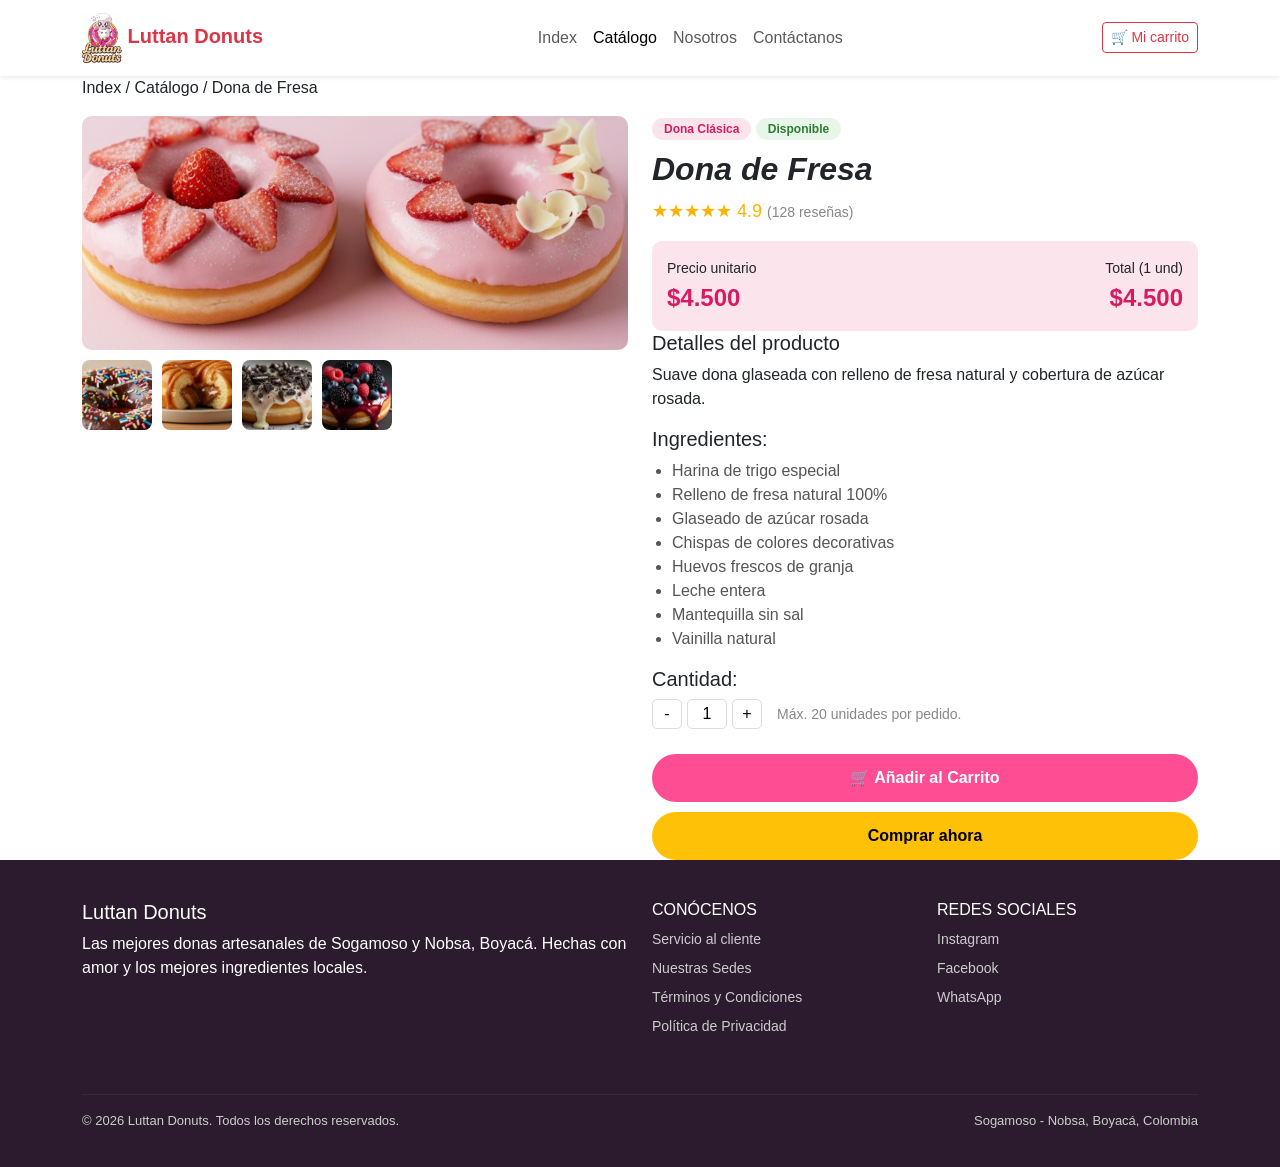
<file: Cliente/DetalleProducto.html>
<!DOCTYPE html>
<html lang="es">
<head>
    <meta charset="UTF-8">
    <meta name="viewport" content="width=device-width, initial-scale=1.0">
    <title>Detalle Producto - Luttan Donuts</title>
    
   
    <link href="https://cdn.jsdelivr.net/npm/bootstrap@5.3.8/dist/css/bootstrap.min.css" rel="stylesheet">
    
 
    <link rel="stylesheet" href="CSS/estilo.css">
</head>
<body>

    <!-- BARRA DE NAVEGACIÓN -->
    <nav class="navbar navbar-expand-lg navbar-light bg-white shadow-sm">
        <div class="container">
            <a class="navbar-brand text-danger fw-bold" href="Index.html">
                <img src="img/luttan.jpeg" alt="Logo" width="40"> Luttan Donuts
            </a>
            
            <button class="navbar-toggler" type="button" data-bs-toggle="collapse" data-bs-target="#menu">
                <span class="navbar-toggler-icon"></span>
            </button>

            <div class="collapse navbar-collapse" id="menu">
                <ul class="navbar-nav mx-auto">
                    <li class="nav-item"><a class="nav-link" href="Index.html">Index</a></li>
                    <li class="nav-item"><a class="nav-link active" href="Catalogo.html">Catálogo</a></li>
                    <li class="nav-item"><a class="nav-link" href="Nosotros.html">Nosotros</a></li>
                    <li class="nav-item"><a class="nav-link" href="Contactanos.html">Contáctanos</a></li>
                </ul>
                <a href="#" class="btn btn-outline-danger btn-sm">🛒 Mi carrito</a>
            </div>
        </div>
    </nav>

  
    <div class="container">
        <p class="ubicacion">Index / Catálogo / Dona de Fresa</p>
    </div>

   
    <section class="container">
        <div class="row">
            
            <!-- COLUMNA IZQUIERDA: Imágenes -->
            <div class="col-md-6">
                <img src="img/DonaFresaCatalogo.jpeg" alt="Dona de Fresa" class="imagen-principal">
                
                <div class="miniaturas">
                    <img src="img/DonaChocolateCatalogo.jpeg" alt="imagen chiquita 1">
                    <img src="img/DonaArequipeCatalogo.jpeg" alt="imagen chiquita  2">
                    <img src="img/DonaOreoCatalogo.jpeg" alt="imagen chiquita  3">
                    <img src="img/DonaFrutosCatalogo.jpeg" alt="imagen chiquita  4">
                </div>
            </div>

            <!-- COLUMNA DERECHA: Información -->
            <div class="col-md-6">
                
                <span class="badge-producto badge-rosa">Dona Clásica</span>
                <span class="badge-producto badge-verde">Disponible</span>

                <h1 class="titulo-producto">Dona de Fresa</h1>
                
                <p class="rating">★★★★★ 4.9 <span>(128 reseñas)</span></p>

                <div class="caja-precio">
                    <div>
                        <small>Precio unitario</small>
                        <p class="precio">$4.500</p>
                    </div>
                    <div class="text-end">
                        <small>Total (1 und)</small>
                        <p class="precio">$4.500</p>
                    </div>
                </div>

                <h5>Detalles del producto</h5>
                <p>Suave dona glaseada con relleno de fresa natural y cobertura de azúcar rosada.</p>

                <h5>Ingredientes:</h5>
                <ul class="lista-ingredientes">
                    <li>Harina de trigo especial</li>
                    <li>Relleno de fresa natural 100%</li>
                    <li>Glaseado de azúcar rosada</li>
                    <li>Chispas de colores decorativas</li>
                    <li>Huevos frescos de granja</li>
                    <li>Leche entera</li>
                    <li>Mantequilla sin sal</li>
                    <li>Vainilla natural</li>
                </ul>

                <h5>Cantidad:</h5>
                <div class="cantidad">
                    <button class="btn-cantidad">-</button>
                    <input type="text" value="1" class="input-cantidad">
                    <button class="btn-cantidad">+</button>
                    <small>Máx. 20 unidades por pedido.</small>
                </div>

                <button class="btn-carrito">🛒 Añadir al Carrito</button>
                <button class="btn-comprar">Comprar ahora</button>

            </div>
        </div>
    </section>

   
    <footer class="footer-oscuro">
        <div class="container">
            <div class="row">
                <div class="col-md-6 mb-4">
                    <h5>Luttan Donuts</h5>
                    <p>Las mejores donas artesanales de Sogamoso y Nobsa, Boyacá. Hechas con amor y los mejores ingredientes locales.</p>
                </div>
                
                <div class="col-md-3 mb-4">
                    <h6>CONÓCENOS</h6>
                    <ul class="footer-links">
                        <li><a href="#">Servicio al cliente</a></li>
                        <li><a href="#">Nuestras Sedes</a></li>
                        <li><a href="#">Términos y Condiciones</a></li>
                        <li><a href="#">Política de Privacidad</a></li>
                    </ul>
                </div>

                <div class="col-md-3 mb-4">
                    <h6>REDES SOCIALES</h6>
                    <ul class="footer-links">
                        <li><a href="#"> Instagram</a></li>
                        <li><a href="#"> Facebook</a></li>
                        <li><a href="#"> WhatsApp</a></li>
                    </ul>
                </div>
            </div>
            
            <hr>
            <div class="footer-bottom">
                <p>© 2026 Luttan Donuts. Todos los derechos reservados.</p>
                <p>Sogamoso - Nobsa, Boyacá, Colombia</p>
            </div>
        </div>
    </footer>


    <script src="https://cdn.jsdelivr.net/npm/bootstrap@5.3.8/dist/js/bootstrap.bundle.min.js"></script>
</body>
</html>
</file>
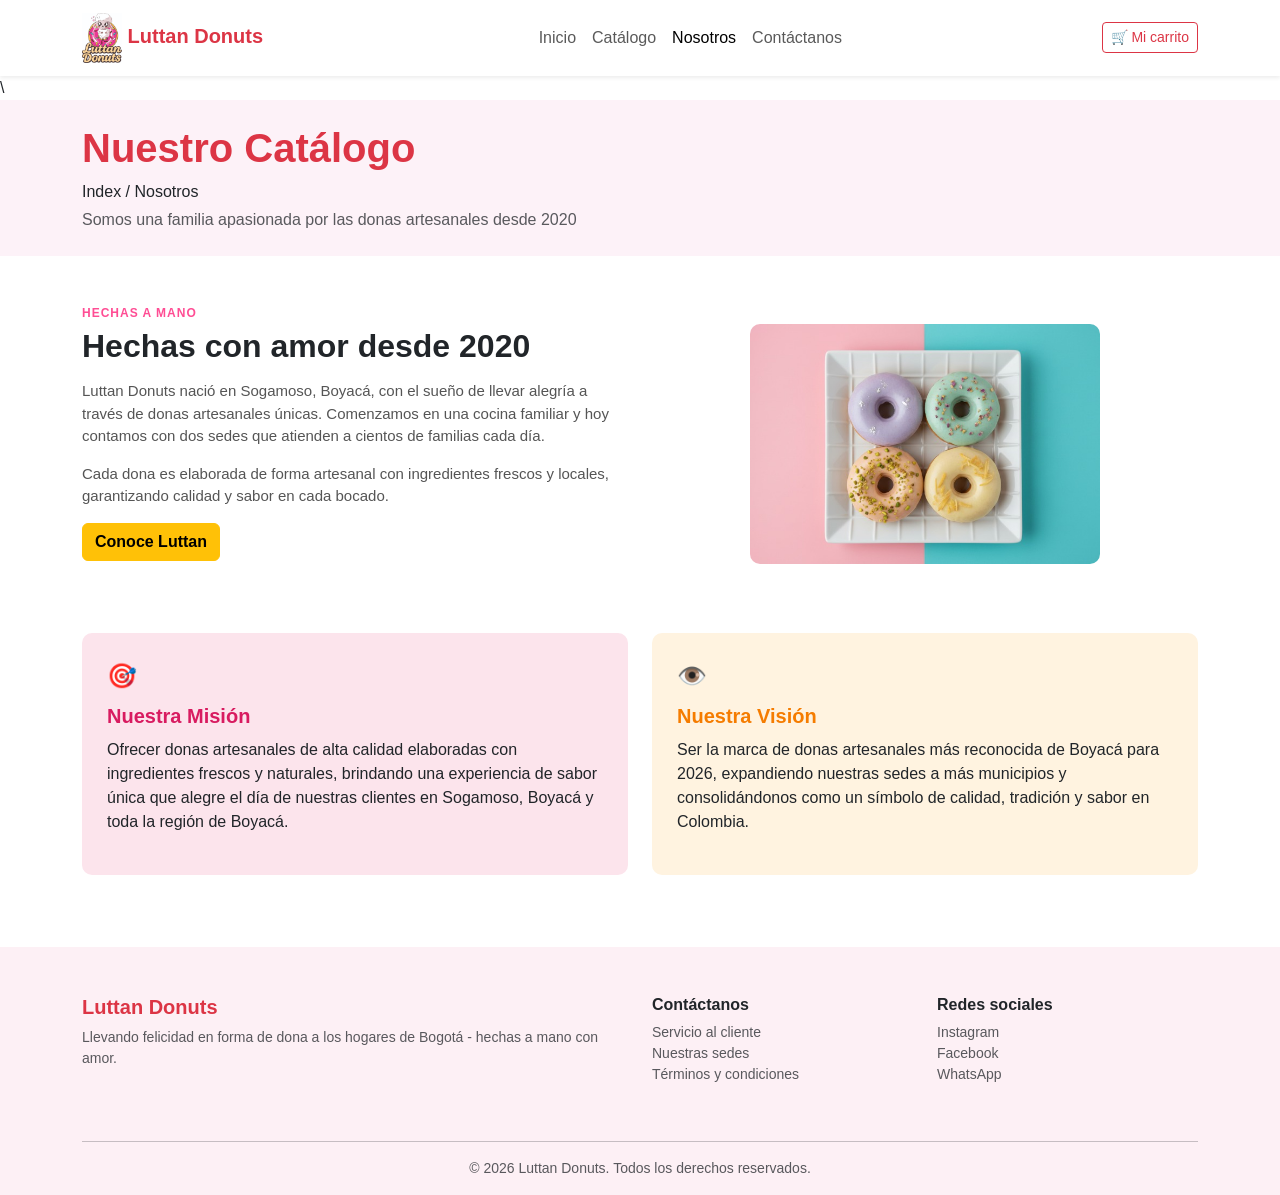
<file: Cliente/Nosotros.html>
<!DOCTYPE html>
<html lang="es">
<head>
    <meta charset="UTF-8">
    <meta name="viewport" content="width=device-width, initial-scale=1.0">
    <title>Luttan Donuts - Sobre Nosotros</title>
    
   
    <link href="https://cdn.jsdelivr.net/npm/bootstrap@5.3.8/dist/css/bootstrap.min.css" rel="stylesheet">
    
  
    <link rel="stylesheet" href="CSS/estilo.css">
</head>
<body>
  
    <nav class="navbar navbar-expand-lg navbar-light bg-white shadow-sm">
        <div class="container">
            <a class="navbar-brand text-danger fw-bold" href="Index.html">
                <img src="img/luttan.jpeg" alt="Logo" width="40"> Luttan Donuts
            </a>
            
            <button class="navbar-toggler" type="button" data-bs-toggle="collapse" data-bs-target="#menu">
                <span class="navbar-toggler-icon"></span>
            </button>

            <div class="collapse navbar-collapse" id="menu">
                <ul class="navbar-nav mx-auto">
                    <li class="nav-item"><a class="nav-link" href="Index.html">Inicio</a></li>
                    <li class="nav-item"><a class="nav-link" href="Catalogo.html">Catálogo</a></li>
                    <li class="nav-item"><a class="nav-link active" href="Nosotros.html">Nosotros</a></li>
                    <li class="nav-item"><a class="nav-link" href="Contactanos.html">Contáctanos</a></li>
                </ul>
                <a href="#" class="btn btn-outline-danger btn-sm">🛒 Mi carrito</a>
            </div>
        </div>
    </nav>

    \
     <section class="fondo-titulo p-4 mb-4">
        <div class="container">
              <h1 class="fw-bold text-danger">Nuestro Catálogo</h1>
            <p class=" mb-1">Index / Nosotros</p>
            <p class="text-muted mb-0">Somos una familia apasionada por las donas artesanales desde 2020</p>
        </div>
    </section>

    <section class="container mt-5 mb-5">
        <div class="row align-items-center">
            <!-- Columna de texto -->
            <div class="col-md-6 mb-4">
                <p class="texto-pequeno">HECHAS A MANO</p>
                <h2 class="titulo-historia">Hechas con amor desde 2020</h2>
                <p class="texto-historia">
                    Luttan Donuts nació en Sogamoso, Boyacá, con el sueño de llevar alegría a través de donas artesanales únicas. Comenzamos en una cocina familiar y hoy contamos con dos sedes que atienden a cientos de familias cada día.
                </p>
                <p class="texto-historia">
                    Cada dona es elaborada de forma artesanal con ingredientes frescos y locales, garantizando calidad y sabor en cada bocado.
                </p>
                <button class="btn btn-warning fw-bold">Conoce Luttan</button>
            </div>

            <!-- Columna de imagen -->
            <div class="col-md-6 text-center">
              
                <img src="img/DonasNosotros.jpeg" alt="Historia Luttan" class="imagen-nosotros">
            </div>
        </div>
    </section>

    <section class="container mb-5">
        <div class="row">
            
            <!-- Misión -->
            <div class="col-md-6 mb-4">
                <div class="caja-mision">
                    <p class="icono">🎯</p>
                    <h3 class="titulo-mision">Nuestra Misión</h3>
                    <p>
                        Ofrecer donas artesanales de alta calidad elaboradas con ingredientes frescos y naturales, brindando una experiencia de sabor única que alegre el día de nuestras clientes en Sogamoso, Boyacá y toda la región de Boyacá.
                    </p>
                </div>
            </div>

            <!--Visión -->
            <div class="col-md-6 mb-4">
                <div class="caja-vision">
                    <p class="icono">👁️</p>
                    <h3 class="titulo-vision">Nuestra Visión</h3>
                    <p>
                        Ser la marca de donas artesanales más reconocida de Boyacá para 2026, expandiendo nuestras sedes a más municipios y consolidándonos como un símbolo de calidad, tradición y sabor en Colombia.
                    </p>
                </div>
            </div>

        </div>
    </section>

   
    <footer class="footer pt-5 pb-3">
        <div class="container">
            <div class="row">
                <div class="col-md-6 mb-4">
                    <h5 class="fw-bold text-danger">Luttan Donuts</h5>
                    <p class="small text-muted">Llevando felicidad en forma de dona a los hogares de Bogotá - hechas a mano con amor.</p>
                </div>
                
                <div class="col-md-3 mb-4">
                    <h6 class="fw-bold">Contáctanos</h6>
                    <ul class="list-unstyled small">
                        <li><a href="#" class="text-muted text-decoration-none">Servicio al cliente</a></li>
                        <li><a href="#" class="text-muted text-decoration-none">Nuestras sedes</a></li>
                        <li><a href="#" class="text-muted text-decoration-none">Términos y condiciones</a></li>
                    </ul>
                </div>

                <div class="col-md-3 mb-4">
                    <h6 class="fw-bold">Redes sociales</h6>
                    <ul class="list-unstyled small">
                        <li><a href="#" class="text-muted text-decoration-none">Instagram</a></li>
                        <li><a href="#" class="text-muted text-decoration-none">Facebook</a></li>
                        <li><a href="#" class="text-muted text-decoration-none">WhatsApp</a></li>
                    </ul>
                </div>
            </div>
            
            <hr>
            <p class="text-center text-muted small mb-0">© 2026 Luttan Donuts. Todos los derechos reservados.</p>
        </div>
    </footer>


    <script src="https://cdn.jsdelivr.net/npm/bootstrap@5.3.8/dist/js/bootstrap.bundle.min.js"></script>
</body>
</html>
</file>
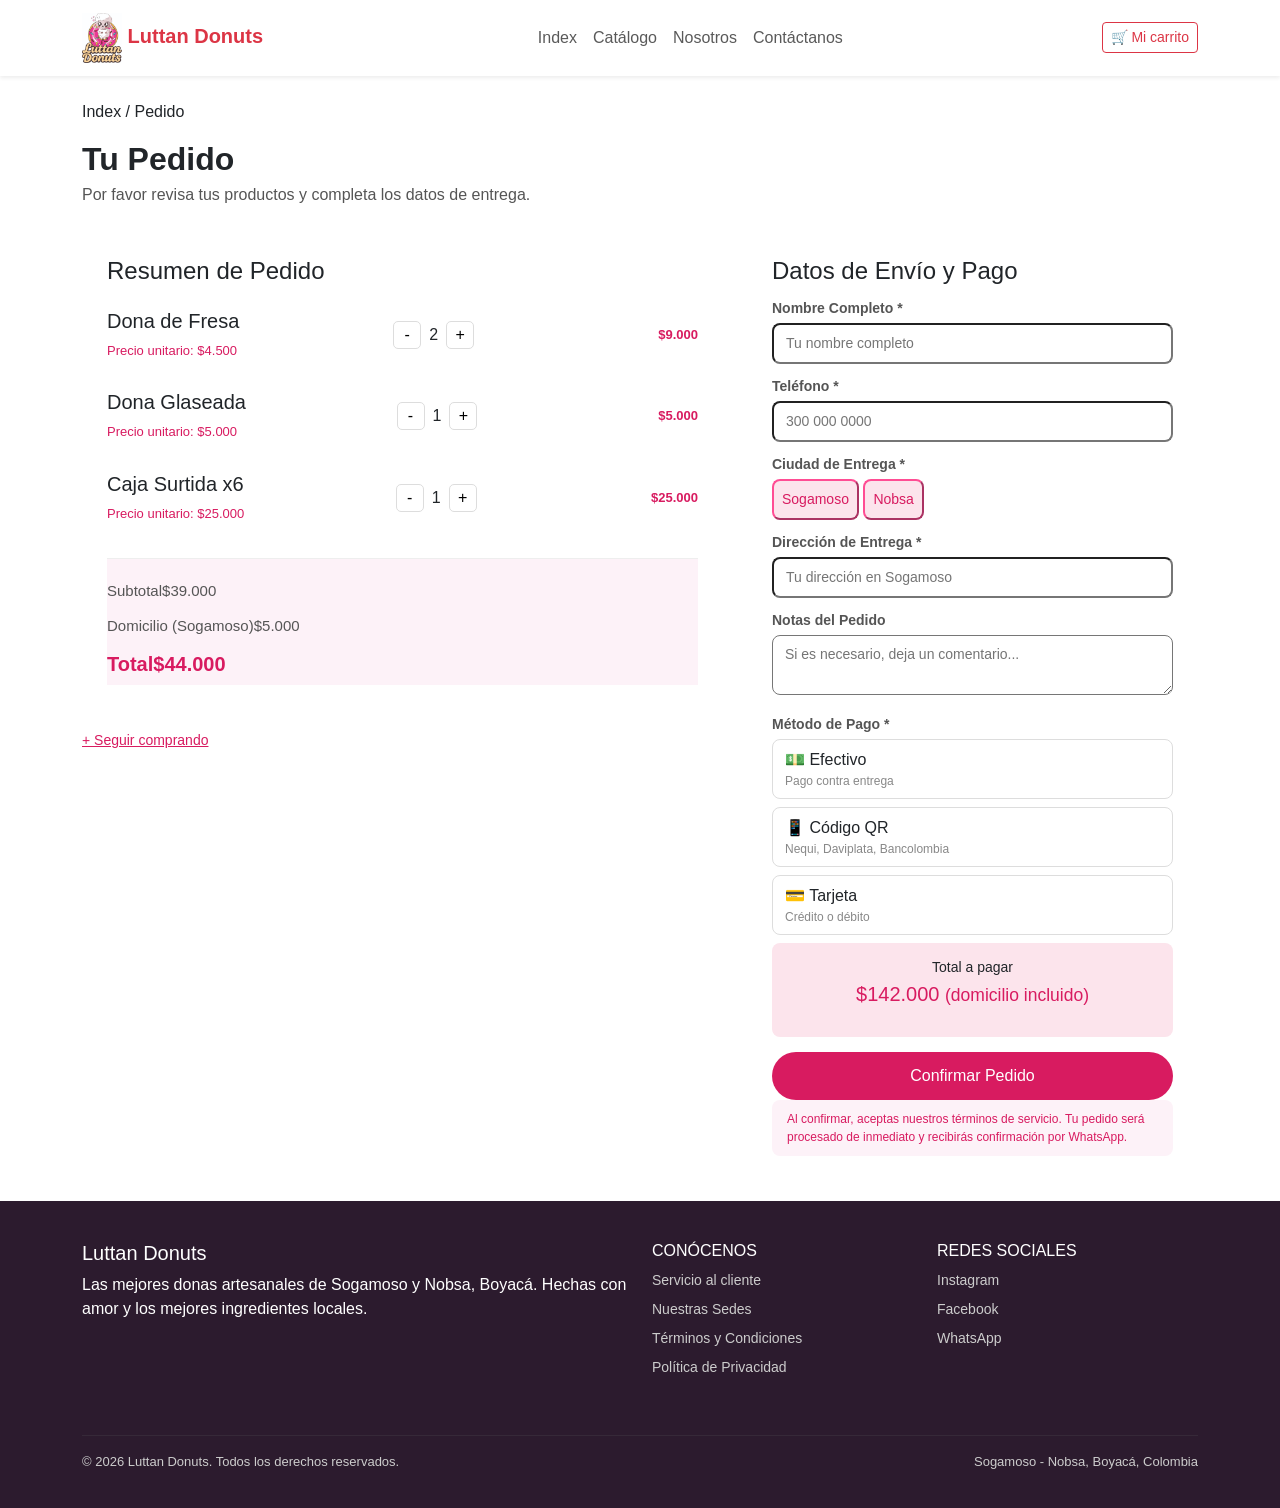
<file: Cliente/TuPedido.html>
<!DOCTYPE html>
<html lang="es">
<head>
    <meta charset="UTF-8">
    <meta name="viewport" content="width=device-width, initial-scale=1.0">
    <title>Tu Pedido - Luttan Donuts</title>
    <link href="https://cdn.jsdelivr.net/npm/bootstrap@5.3.8/dist/css/bootstrap.min.css" rel="stylesheet">
    <link rel="stylesheet" href="CSS/estilo.css">
</head>
<body>

    <nav class="navbar navbar-expand-lg navbar-light bg-white shadow-sm">
        <div class="container">
            <a class="navbar-brand text-danger fw-bold" href="Index.html">
                <img src="img/luttan.jpeg" alt="Logo" width="40"> Luttan Donuts
            </a>
            <button class="navbar-toggler" type="button" data-bs-toggle="collapse" data-bs-target="#menu">
                <span class="navbar-toggler-icon"></span>
            </button>
            <div class="collapse navbar-collapse" id="menu">
                <ul class="navbar-nav mx-auto">
                    <li class="nav-item"><a class="nav-link" href="Index.html">Index</a></li>
                    <li class="nav-item"><a class="nav-link" href="Catalogo.html">Catálogo</a></li>
                    <li class="nav-item"><a class="nav-link" href="Nosotros.html">Nosotros</a></li>
                    <li class="nav-item"><a class="nav-link" href="Contactanos.html">Contáctanos</a></li>
                </ul>
                <a href="Carrito.html" class="btn btn-outline-danger btn-sm">🛒 Mi carrito</a>
            </div>
        </div>
    </nav>

  
    <div class="container mt-4">
        <p class="ubicacion">Index / Pedido</p>
        <h1 class="titulo-carrito">Tu Pedido</h1>
        <p class="subtitulo-carrito">Por favor revisa tus productos y completa los datos de entrega.</p>

        <div class="row">

            <!-- resumennn -->
            <div class="col-md-7 ">
                <div class="caja-carrito">
                    <h4>Resumen de Pedido</h4>

                    <div class="item-carrito">
                        <div>
                            <h5>Dona de Fresa</h5>
                            <p>Precio unitario: $4.500</p>
                        </div>
                        <div class="cantidad-item">
                            <button>-</button>
                            <span>2</span>
                            <button>+</button>
                        </div>
                        <p class="precio-item">$9.000</p>
                    </div>

                    <div class="item-carrito">
                        <div>
                            <h5>Dona Glaseada</h5>
                            <p>Precio unitario: $5.000</p>
                        </div>
                        <div class="cantidad-item">
                            <button>-</button>
                            <span>1</span>
                            <button>+</button>
                        </div>
                        <p class="precio-item">$5.000</p>
                    </div>

                    <div class="item-carrito">
                        <div>
                            <h5>Caja Surtida x6</h5>
                            <p>Precio unitario: $25.000</p>
                        </div>
                        <div class="cantidad-item">
                            <button>-</button>
                            <span>1</span>
                            <button>+</button>
                        </div>
                        <p class="precio-item">$25.000</p>
                    </div>

                    <div class="totales">
                        <div class="fila"><span>Subtotal</span><span>$39.000</span></div>
                        <div class="fila"><span>Domicilio (Sogamoso)</span><span>$5.000</span></div>
                        <div class="fila total"><span>Total</span><span>$44.000</span></div>
                    </div>
                </div>

                <a href="Catalogo.html" class="seguir">+ Seguir comprando</a>
            </div>

            <!-- lo de datos de envio y pago -->
            <div class="col-md-5">
                <div class="caja-carrito">
                    <h4>Datos de Envío y Pago</h4>

                    <form>
                        <label>Nombre Completo *</label>
                        <input type="text" class="campo" placeholder="Tu nombre completo">

                        <label>Teléfono *</label>
                        <input type="tel" class="campo" placeholder="300 000 0000">

                        <label>Ciudad de Entrega *</label>
                        <div class="ciudades">
                            <button type="button" class="ciudadd">Sogamoso</button>
                            <button type="button" class="ciudadd">Nobsa</button>
                        </div>

                        <label>Dirección de Entrega *</label>
                        <input type="text" class="campo" placeholder="Tu dirección en Sogamoso">

                        <label>Notas del Pedido</label>
                        <textarea class="campo" rows="2" placeholder="Si es necesario, deja un comentario..."></textarea>

                        <label>Método de Pago *</label>
                        <div class="metodo">💵 Efectivo <small>Pago contra entrega</small></div>
                        <div class="metodo">📱 Código QR <small>Nequi, Daviplata, Bancolombia</small></div>
                        <div class="metodo">💳 Tarjeta <small>Crédito o débito</small></div>

                        <div class="total-pagar">
                            <small>Total a pagar</small>
                            <p>$142.000 <small>(domicilio incluido)</small></p>
                        </div>

                        <button type="submit" class="btn-confirmar">Confirmar Pedido</button>

                        <p class="aviso">Al confirmar, aceptas nuestros términos de servicio. Tu pedido será procesado de inmediato y recibirás confirmación por WhatsApp.</p>
                    </form>
                </div>
            </div>

        </div>
    </div>

    
    <footer class="footer-oscuro">
        <div class="container">
            <div class="row">
                <div class="col-md-6 mb-4">
                    <h5>Luttan Donuts</h5>
                    <p>Las mejores donas artesanales de Sogamoso y Nobsa, Boyacá. Hechas con amor y los mejores ingredientes locales.</p>
                </div>
                <div class="col-md-3 mb-4">
                    <h6>CONÓCENOS</h6>
                    <ul class="footer-links">
                        <li><a href="#">Servicio al cliente</a></li>
                        <li><a href="#">Nuestras Sedes</a></li>
                        <li><a href="#">Términos y Condiciones</a></li>
                        <li><a href="#">Política de Privacidad</a></li>
                    </ul>
                </div>
                <div class="col-md-3 mb-4">
                    <h6>REDES SOCIALES</h6>
                    <ul class="footer-links">
                        <li><a href="#">Instagram</a></li>
                        <li><a href="#">Facebook</a></li>
                        <li><a href="#">WhatsApp</a></li>
                    </ul>
                </div>
            </div>
            <hr>
            <div class="footer-bottom">
                <p>© 2026 Luttan Donuts. Todos los derechos reservados.</p>
                <p>Sogamoso - Nobsa, Boyacá, Colombia</p>
            </div>
        </div>
    </footer>

    <script src="https://cdn.jsdelivr.net/npm/bootstrap@5.3.8/dist/js/bootstrap.bundle.min.js"></script>
</body>
</html>
</file>
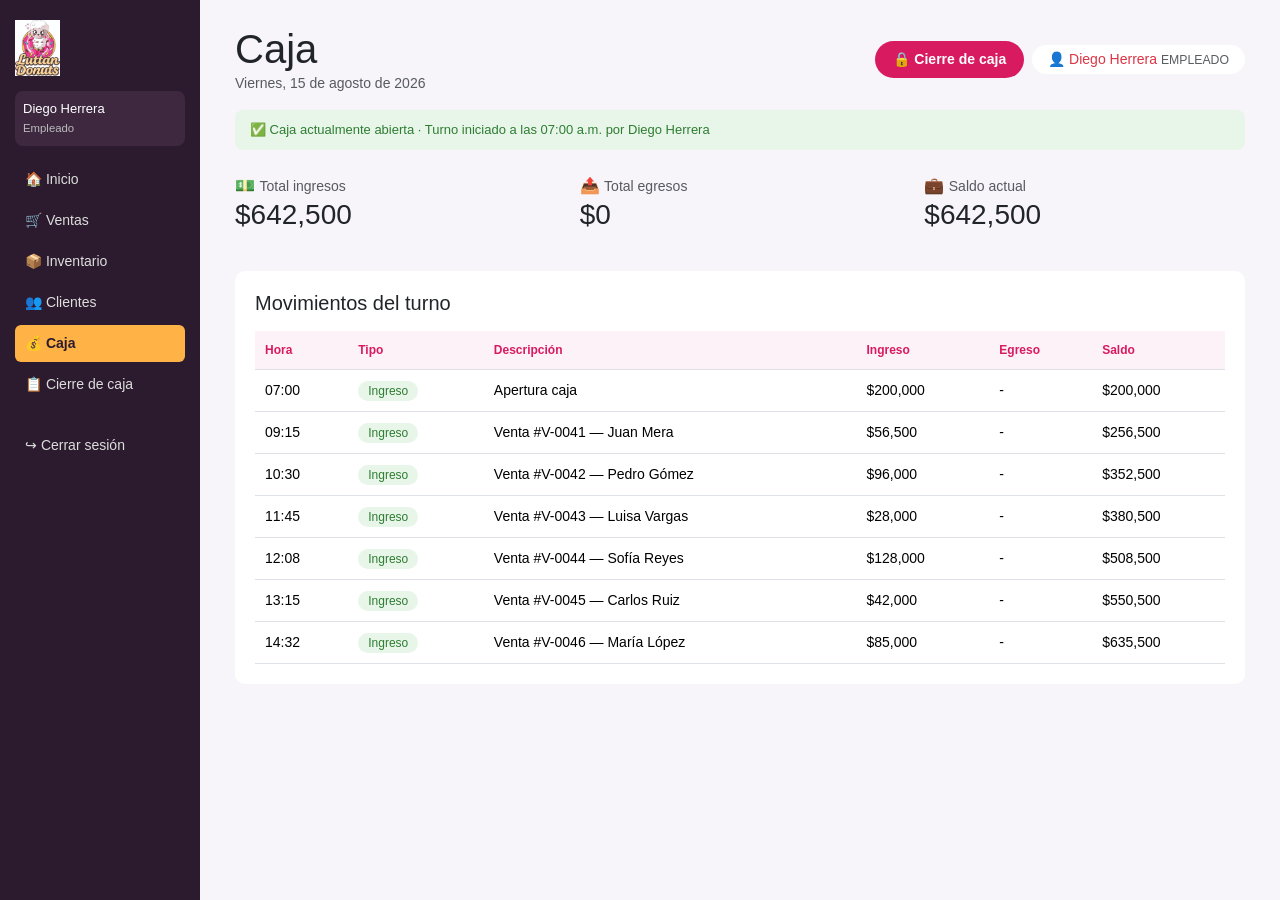
<file: Empleado/Caja.html>
<!DOCTYPE html>
<html lang="es">
<head>
    <meta charset="UTF-8">
    <meta name="viewport" content="width=device-width, initial-scale=1.0">
    <title>Caja - Luttan Donuts</title>
    <link href="https://cdn.jsdelivr.net/npm/bootstrap@5.3.8/dist/css/bootstrap.min.css" rel="stylesheet">
    <link rel="stylesheet" href="CSS/estilo.css">
</head>
<body class="admin">

    
    <aside class="sidebar">
        <img src="img/luttan.jpeg" alt="Logo" width="45">
        <p class="usuario">Diego Herrera<br><small>Empleado</small></p>

         <nav class="d-flex flex-column gap-1">
    <a href="PanelEmpleado.html">🏠 Inicio</a>
    <a href="Ventas.html">🛒 Ventas</a>
    <a href="Inventario.html">📦 Inventario</a>
    <a href="Clientes.html">👥 Clientes</a>
    <a href="Caja.html" class="activo">💰 Caja</a>
    <a href="CierreCaja.html">📋 Cierre de caja</a>
</nav>

        <a href="#" class="mt-4 d-block">↪ Cerrar sesión</a>
    </aside>

    <main class="admin-contenido">

     
        <div class="d-flex justify-content-between align-items-center mb-3">
            <div>
                <h1 class="mb-0">Caja</h1>
                <p class="text-muted small mb-0">Viernes, 15 de agosto de 2026</p>
            </div>
            <div class="d-flex align-items-center gap-2">
                <a href="#" class="btn-rosa">🔒 Cierre de caja</a>
                <span class="bg-white rounded-pill px-3 py-1 text-danger small">
                    👤 Diego Herrera <small class="text-muted">EMPLEADO</small>
                </span>
            </div>
        </div>

        <div class="aviso-verde mb-4">✅ Caja actualmente abierta · Turno iniciado a las 07:00 a.m. por Diego Herrera</div>

        <!-- ESTADÍSTICAS -->
        <div class="row mb-4">
            <div class="col-md-4 mb-3">
                <div class="stat">💵 <small class="text-muted">Total ingresos</small><h3 class="mb-0">$642,500</h3></div>
            </div>
            <div class="col-md-4 mb-3">
                <div class="stat">📤 <small class="text-muted">Total egresos</small><h3 class="mb-0">$0</h3></div>
            </div>
            <div class="col-md-4 mb-3">
                <div class="stat">💼 <small class="text-muted">Saldo actual</small><h3 class="mb-0">$642,500</h3></div>
            </div>
        </div>

        <!-- TABLA -->
        <div class="caja-tabla">
            <h5 class="mb-3">Movimientos del turno</h5>

            <table class="table tabla-admin mb-0">
                <thead>
                    <tr>
                        <th>Hora</th>
                        <th>Tipo</th>
                        <th>Descripción</th>
                        <th>Ingreso</th>
                        <th>Egreso</th>
                        <th>Saldo</th>
                    </tr>
                </thead>
                <tbody>
                    <tr>
                        <td>07:00</td>
                        <td><span class="bien">Ingreso</span></td>
                        <td>Apertura caja</td>
                        <td>$200,000</td>
                        <td>-</td>
                        <td>$200,000</td>
                    </tr>
                    <tr>
                        <td>09:15</td>
                        <td><span class="bien">Ingreso</span></td>
                        <td>Venta #V-0041 — Juan Mera</td>
                        <td>$56,500</td>
                        <td>-</td>
                        <td>$256,500</td>
                    </tr>
                    <tr>
                        <td>10:30</td>
                        <td><span class="bien">Ingreso</span></td>
                        <td>Venta #V-0042 — Pedro Gómez</td>
                        <td>$96,000</td>
                        <td>-</td>
                        <td>$352,500</td>
                    </tr>
                    <tr>
                        <td>11:45</td>
                        <td><span class="bien">Ingreso</span></td>
                        <td>Venta #V-0043 — Luisa Vargas</td>
                        <td>$28,000</td>
                        <td>-</td>
                        <td>$380,500</td>
                    </tr>
                    <tr>
                        <td>12:08</td>
                        <td><span class="bien">Ingreso</span></td>
                        <td>Venta #V-0044 — Sofía Reyes</td>
                        <td>$128,000</td>
                        <td>-</td>
                        <td>$508,500</td>
                    </tr>
                    <tr>
                        <td>13:15</td>
                        <td><span class="bien">Ingreso</span></td>
                        <td>Venta #V-0045 — Carlos Ruiz</td>
                        <td>$42,000</td>
                        <td>-</td>
                        <td>$550,500</td>
                    </tr>
                    <tr>
                        <td>14:32</td>
                        <td><span class="bien">Ingreso</span></td>
                        <td>Venta #V-0046 — María López</td>
                        <td>$85,000</td>
                        <td>-</td>
                        <td>$635,500</td>
                    </tr>
                </tbody>
            </table>
        </div>

    </main>

</body>
</html>
</file>
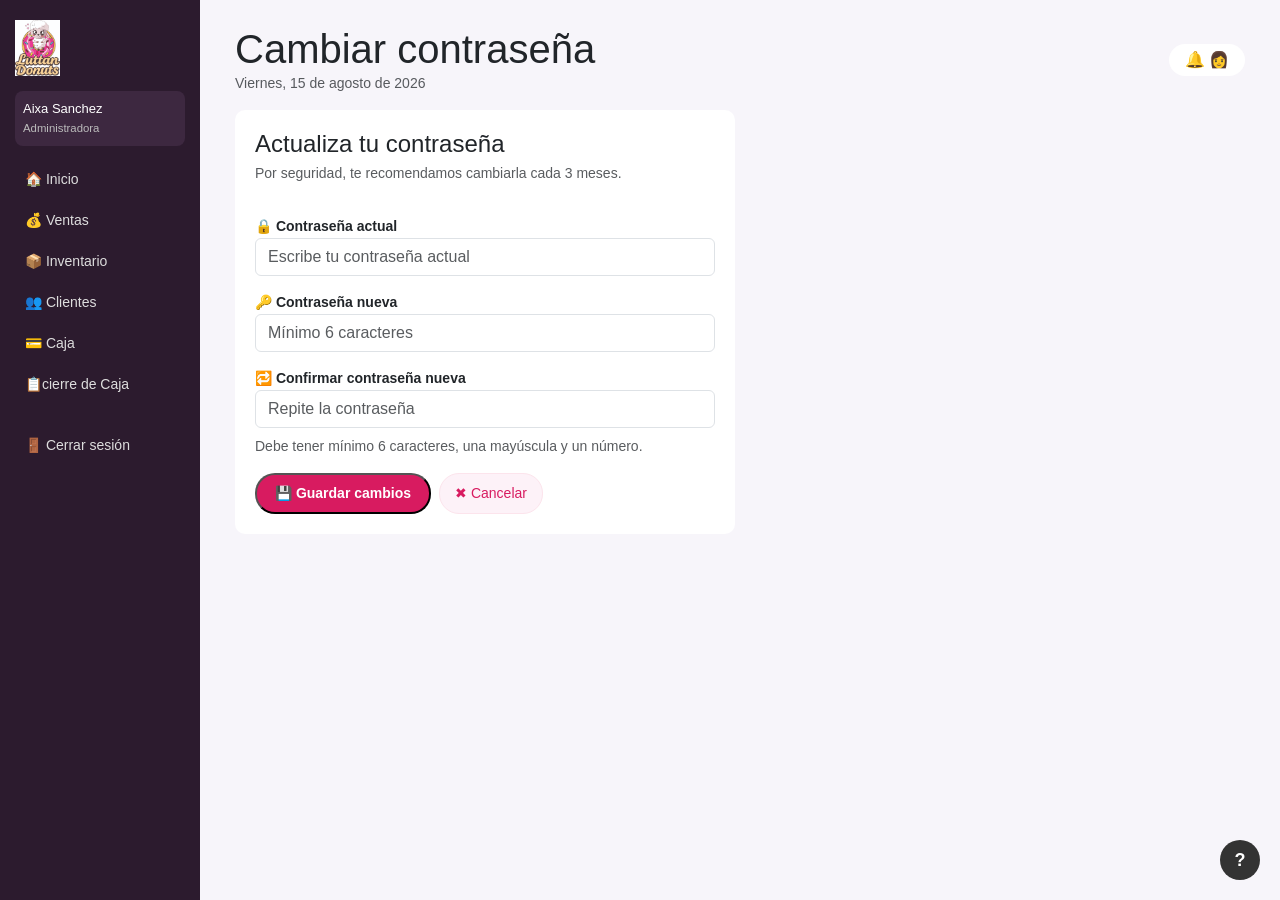
<file: Empleado/CambioClave.html>
<!DOCTYPE html>
<html lang="es">
<head>
    <meta charset="UTF-8">
    <meta name="viewport" content="width=device-width, initial-scale=1.0">
    <title>Luttan Donuts - Cambiar contraseña</title>
    <link href="https://cdn.jsdelivr.net/npm/bootstrap@5.3.8/dist/css/bootstrap.min.css" rel="stylesheet">
    <link rel="stylesheet" href="CSS/estilo.css">
</head>
<body class="admin">

   
    <aside class="sidebar">
        <img src="img/luttan.jpeg" alt="Logo" width="45">
        <p class="usuario">Aixa Sanchez<br><small>Administradora</small></p>

        <nav class="d-flex flex-column gap-1">
            <a href="PanelEmpleado.html">🏠 Inicio</a>
            <a href="Ventas.html">💰 Ventas</a>
            <a href="Inventario.html">📦 Inventario</a>
            <a href="Clientes.html">👥 Clientes</a>
            <a href="Caja.html">💳 Caja</a>
             <a href="CierreCaja.html">📋cierre de Caja</a>

        </nav>

        <a href="#" class="mt-4 d-block">🚪 Cerrar sesión</a>
    </aside>

    <main class="admin-contenido">


        <div class="d-flex justify-content-between align-items-center mb-3">
            <div>
                <h1 class="mb-0">Cambiar contraseña</h1>
                <p class="text-muted small mb-0">Viernes, 15 de agosto de 2026</p>
            </div>
            <span class="bg-white rounded-pill px-3 py-1">🔔 👩</span>
        </div>

      
        <div class="caja-tabla" style="max-width: 500px;">
            <h4 class="mb-1">Actualiza tu contraseña</h4>
            <p class="text-muted small">Por seguridad, te recomendamos cambiarla cada 3 meses.</p>

            <form action="procesar.html" method="GET">
                <label class="small fw-bold mt-3">🔒 Contraseña actual</label>
                <input type="password" class="form-control" placeholder="Escribe tu contraseña actual">

                <label class="small fw-bold mt-3">🔑 Contraseña nueva</label>
                <input type="password" class="form-control" placeholder="Mínimo 6 caracteres">

                <label class="small fw-bold mt-3">🔁 Confirmar contraseña nueva</label>
                <input type="password" class="form-control" placeholder="Repite la contraseña">

                <p class="text-muted small mt-2 mb-0">Debe tener mínimo 6 caracteres, una mayúscula y un número.</p>

                <div class="d-flex gap-2 mt-3">
                    <button type="submit" class="btn-rosa">💾 Guardar cambios</button>
                    <button type="reset" class="btn-hoy">✖ Cancelar</button>
                </div>
            </form>
        </div>

    </main>

    <button class="ayuda-flotante">?</button>

</body>
</html>
</file>
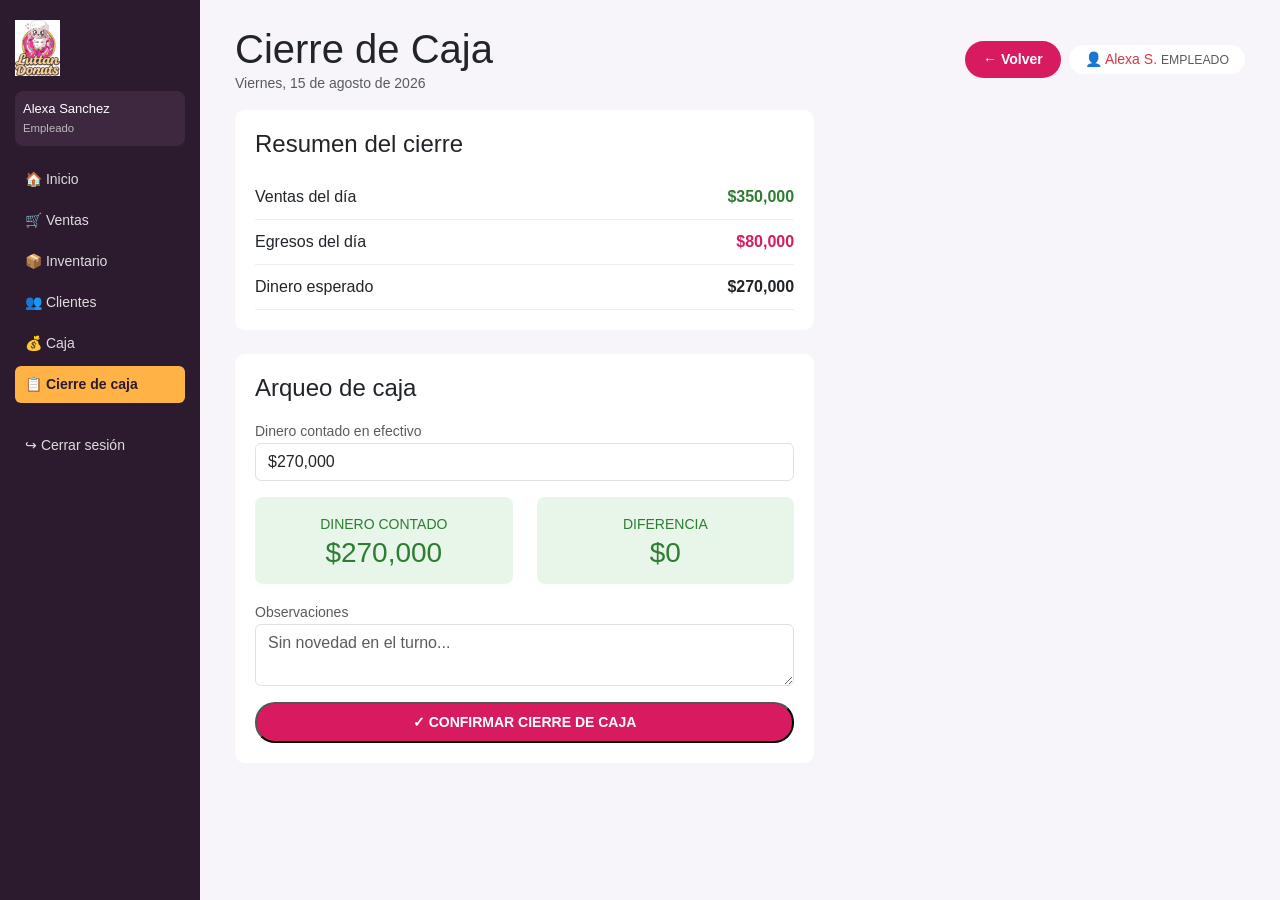
<file: Empleado/CierreCaja.html>
<!DOCTYPE html>
<html lang="es">

<head>
    <meta charset="UTF-8">
    <meta name="viewport" content="width=device-width, initial-scale=1.0">
    <title>Cierre de Caja - Luttan Donuts</title>
    <link href="https://cdn.jsdelivr.net/npm/bootstrap@5.3.8/dist/css/bootstrap.min.css" rel="stylesheet">
    <link rel="stylesheet" href="CSS/estilo.css">
</head>

<body class="admin">


    <aside class="sidebar">
        <img src="img/luttan.jpeg" alt="Logo" width="45">
        <p class="usuario">Alexa Sanchez<br><small>Empleado</small></p>

        <nav class="d-flex flex-column gap-1">
            <a href="PanelEmpleado.html">🏠 Inicio</a>
            <a href="Ventas.html">🛒 Ventas</a>
            <a href="Inventario.html">📦 Inventario</a>
            <a href="Clientes.html">👥 Clientes</a>
            <a href="Caja.html">💰 Caja</a>
            <a href="CierreCaja.html" class="activo" >📋 Cierre de caja</a>
        </nav>
        <a href="#" class="mt-4 d-block">↪ Cerrar sesión</a>
    </aside>

    <main class="admin-contenido">


        <div class="d-flex justify-content-between align-items-center mb-3">
            <div>
                <h1 class="mb-0">Cierre de Caja</h1>
                <p class="text-muted small mb-0">Viernes, 15 de agosto de 2026</p>
            </div>
            <div class="d-flex align-items-center gap-2">
                <a href="Caja.html" class="btn-rosa">← Volver</a>
                <span class="bg-white rounded-pill px-3 py-1 text-danger small">
                    👤 Alexa S. <small class="text-muted">EMPLEADO</small>
                </span>
            </div>
        </div>

        <div class="row">
            <div class="col-md-7">


                <div class="caja-tabla mb-4">
                    <h4 class="mb-3">Resumen del cierre</h4>

                    <div class="fila-cierre d-flex justify-content-between">
                        <span>Ventas del día</span>
                        <b class="verde">$350,000</b>
                    </div>
                    <div class="fila-cierre d-flex justify-content-between">
                        <span>Egresos del día</span>
                        <b class="rojo">$80,000</b>
                    </div>
                    <div class="fila-cierre d-flex justify-content-between">
                        <span>Dinero esperado</span>
                        <b>$270,000</b>
                    </div>
                </div>


                <div class="caja-tabla">
                    <h4 class="mb-3">Arqueo de caja</h4>

                    <label class="small text-muted">Dinero contado en efectivo</label>
                    <input type="text" class="form-control mb-3" value="$270,000">

                    <div class="row mb-3">
                        <div class="col-6">
                            <div class="caja-verde text-center">
                                <small>DINERO CONTADO</small>
                                <h3 class="mb-0">$270,000</h3>
                            </div>
                        </div>
                        <div class="col-6">
                            <div class="caja-verde text-center">
                                <small>DIFERENCIA</small>
                                <h3 class="mb-0">$0</h3>
                            </div>
                        </div>
                    </div>

                    <label class="small text-muted">Observaciones</label>
                    <textarea class="form-control mb-3" rows="2" placeholder="Sin novedad en el turno..."></textarea>

                    <button class="btn-rosa w-100">✓ CONFIRMAR CIERRE DE CAJA</button>
                </div>

            </div>
        </div>

    </main>

</body>

</html>
</file>
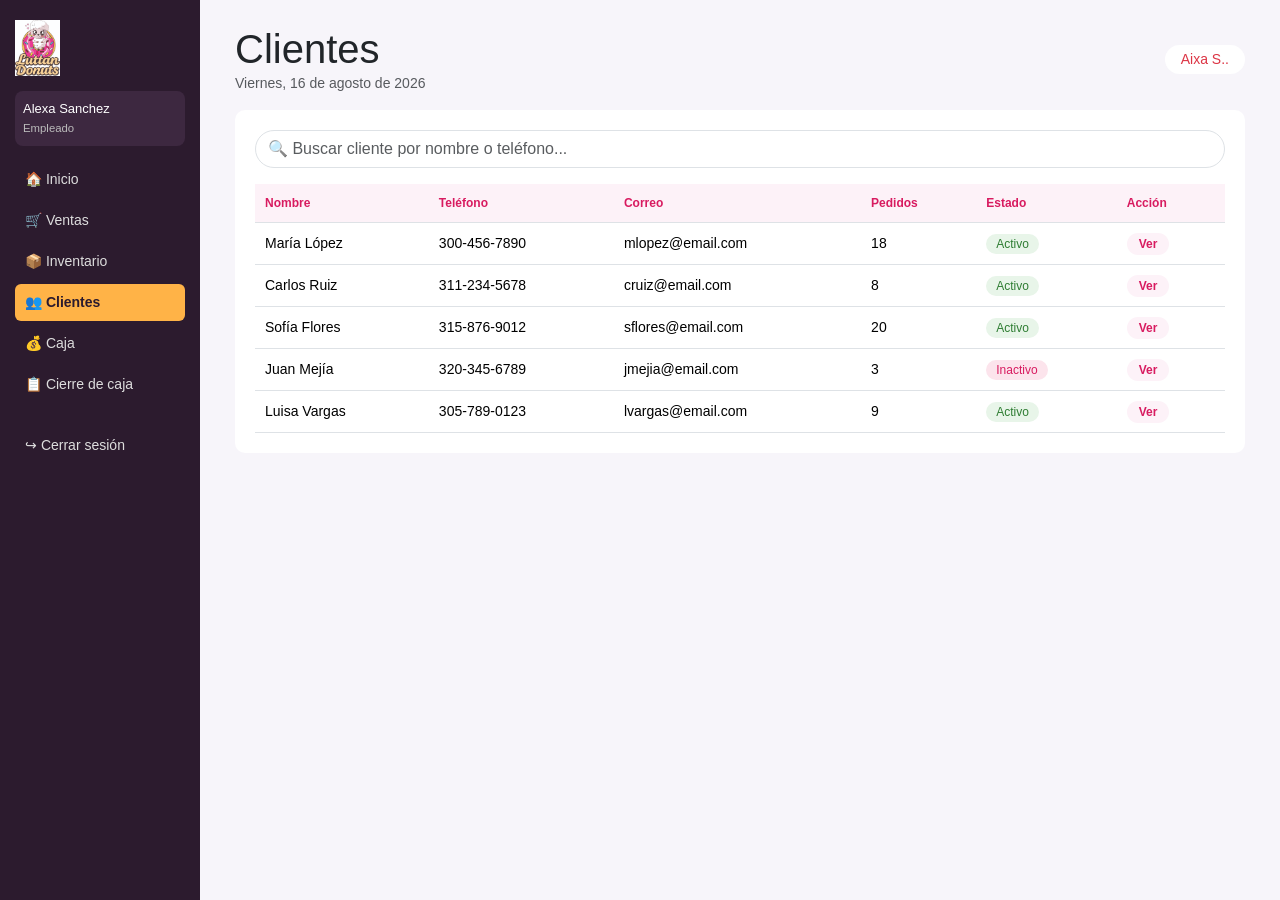
<file: Empleado/Clientes.html>
<!DOCTYPE html>
<html lang="es">
<head>
    <meta charset="UTF-8">
    <meta name="viewport" content="width=device-width, initial-scale=1.0">
    <title>Clientes - Luttan Donuts</title>
    <link href="https://cdn.jsdelivr.net/npm/bootstrap@5.3.8/dist/css/bootstrap.min.css" rel="stylesheet">
    <link rel="stylesheet" href="CSS/estilo.css">
</head>
<body class="admin">

    <aside class="sidebar">
        <img src="img/luttan.jpeg" alt="Logo" width="45">
        <p class="usuario">Alexa Sanchez<br><small>Empleado</small></p>

       <nav class="d-flex flex-column gap-1">
    <a href="PanelEmpleado.html">🏠 Inicio</a>
    <a href="Ventas.html">🛒 Ventas</a>
    <a href="Inventario.html">📦 Inventario</a>
    <a href="Clientes.html" class="activo">👥 Clientes</a>
    <a href="Caja.html">💰 Caja</a>
    <a href="CierreCaja.html">📋 Cierre de caja</a>
</nav>

        <a href="#" class="mt-4 d-block">↪ Cerrar sesión</a>
    </aside>

    <main class="admin-contenido">

      
        <div class="d-flex justify-content-between align-items-center mb-3">
            <div>
                <h1 class="mb-0">Clientes</h1>
                <p class="text-muted small mb-0">Viernes, 16 de agosto de 2026</p>
            </div>
            <span class="bg-white rounded-pill px-3 py-1 text-danger small">
                 Aixa S..
            </span>
        </div>

        <!-- TABLA -->
        <div class="caja-tabla">
            <input type="text" class="form-control rounded-pill mb-3" placeholder="🔍 Buscar cliente por nombre o teléfono...">

            <table class="table tabla-admin mb-0">
                <thead>
                    <tr>
                        <th>Nombre</th>
                        <th>Teléfono</th>
                        <th>Correo</th>
                        <th>Pedidos</th>
                        <th>Estado</th>
                        <th>Acción</th>
                    </tr>
                </thead>
                <tbody>
                    <tr>
                        <td>María López</td>
                        <td>300-456-7890</td>
                        <td>mlopez@email.com</td>
                        <td>18</td>
                        <td><span class="bien">Activo</span></td>
                        <td><a href="#" class="btn-detalle">Ver</a></td>
                    </tr>
                    <tr>
                        <td>Carlos Ruiz</td>
                        <td>311-234-5678</td>
                        <td>cruiz@email.com</td>
                        <td>8</td>
                        <td><span class="bien">Activo</span></td>
                        <td><a href="#" class="btn-detalle">Ver</a></td>
                    </tr>
                    <tr>
                        <td>Sofía Flores</td>
                        <td>315-876-9012</td>
                        <td>sflores@email.com</td>
                        <td>20</td>
                        <td><span class="bien">Activo</span></td>
                        <td><a href="#" class="btn-detalle">Ver</a></td>
                    </tr>
                    <tr>
                        <td>Juan Mejía</td>
                        <td>320-345-6789</td>
                        <td>jmejia@email.com</td>
                        <td>3</td>
                        <td><span class="mal">Inactivo</span></td>
                        <td><a href="#" class="btn-detalle">Ver</a></td>
                    </tr>
                    <tr>
                        <td>Luisa Vargas</td>
                        <td>305-789-0123</td>
                        <td>lvargas@email.com</td>
                        <td>9</td>
                        <td><span class="bien">Activo</span></td>
                        <td><a href="#" class="btn-detalle">Ver</a></td>
                    </tr>
                </tbody>
            </table>
        </div>

    </main>

</body>
</html>
</file>
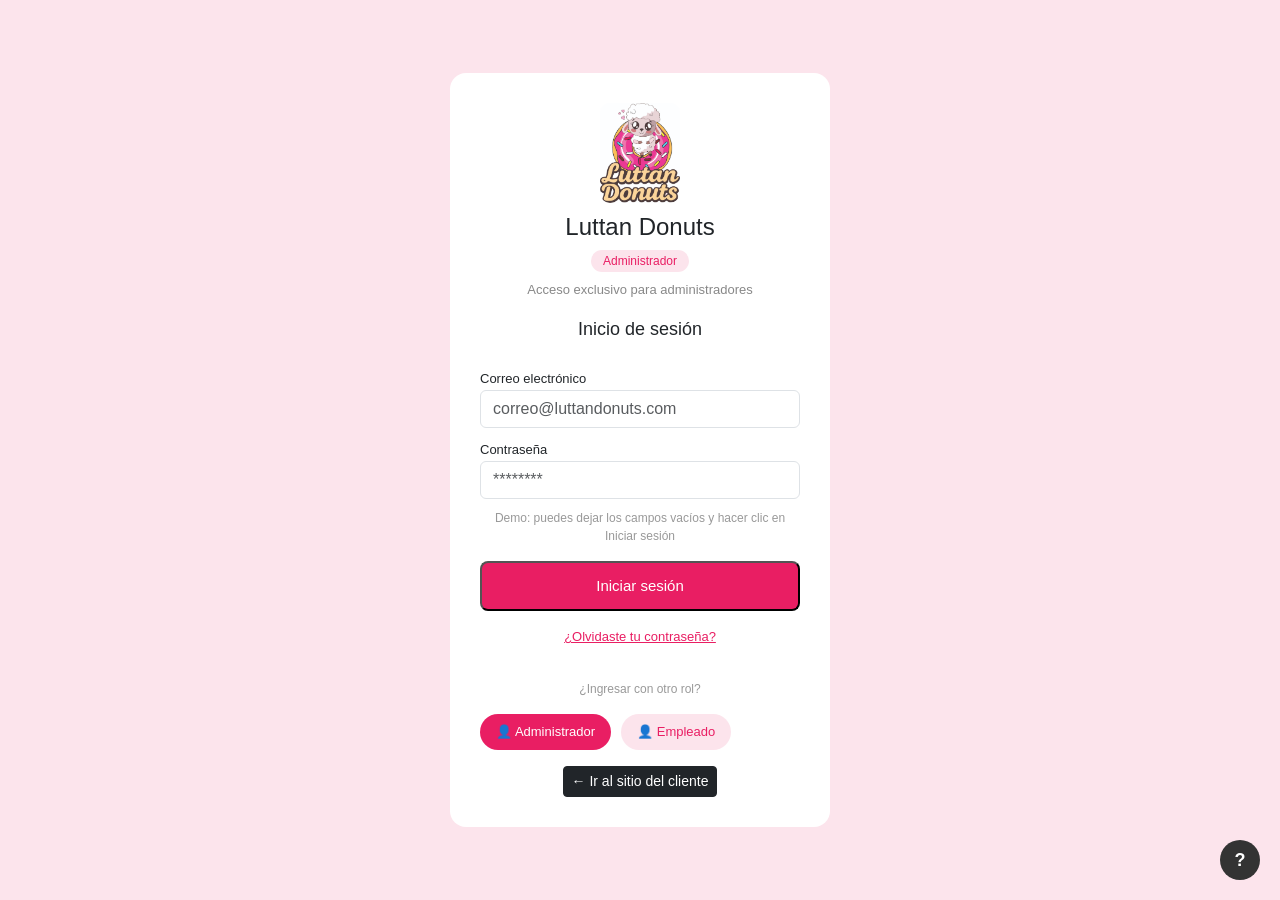
<file: Empleado/InicioSesion.html>
<!DOCTYPE html>
<html lang="es">
<head>
    <meta charset="UTF-8">
    <meta name="viewport" content="width=device-width, initial-scale=1.0">
    <title>Luttan Donuts - Iniciar sesión</title>
    <link href="https://cdn.jsdelivr.net/npm/bootstrap@5.3.8/dist/css/bootstrap.min.css" rel="stylesheet">
    <link rel="stylesheet" href="CSS/estilo.css">
</head>
<body class="login-body">

    <main class="login-tarjeta">
        <img src="img/luttan.jpeg" alt="Logo" class="logo">
        <h1>Luttan Donuts</h1>
        <span class="etiqueta">Administrador</span>
        <p class="subtitulo">Acceso exclusivo para administradores</p>

        <h2>Inicio de sesión</h2>

        <form action="PanelEmpleado.html" method="GET">
            <label for="correo">Correo electrónico</label>
            <input type="email" id="correo" name="correo" class="form-control" placeholder="correo@luttandonuts.com">

            <label for="clave">Contraseña</label>
            <input type="password" id="clave" name="clave" class="form-control" placeholder="********">

            <p class="ayuda">Demo: puedes dejar los campos vacíos y hacer clic en Iniciar sesión</p>

            <button type="submit" class="boton-principal">Iniciar sesión</button>
        </form>

        <a href="#" class="enlace-olvido">¿Olvidaste tu contraseña?</a>

        <p class="divisor">¿Ingresar con otro rol?</p>

        <div class="roles">
            <button class="boton-admin">👤 Administrador</button>
            <button class="boton-empleado">👤 Empleado</button>
        </div>

        <a href="../Cliente/Index.html" class="btn btn-dark btn-sm mt-3">← Ir al sitio del cliente</a>
    </main>

    <button class="ayuda-flotante">?</button>

</body>
</html>
</file>
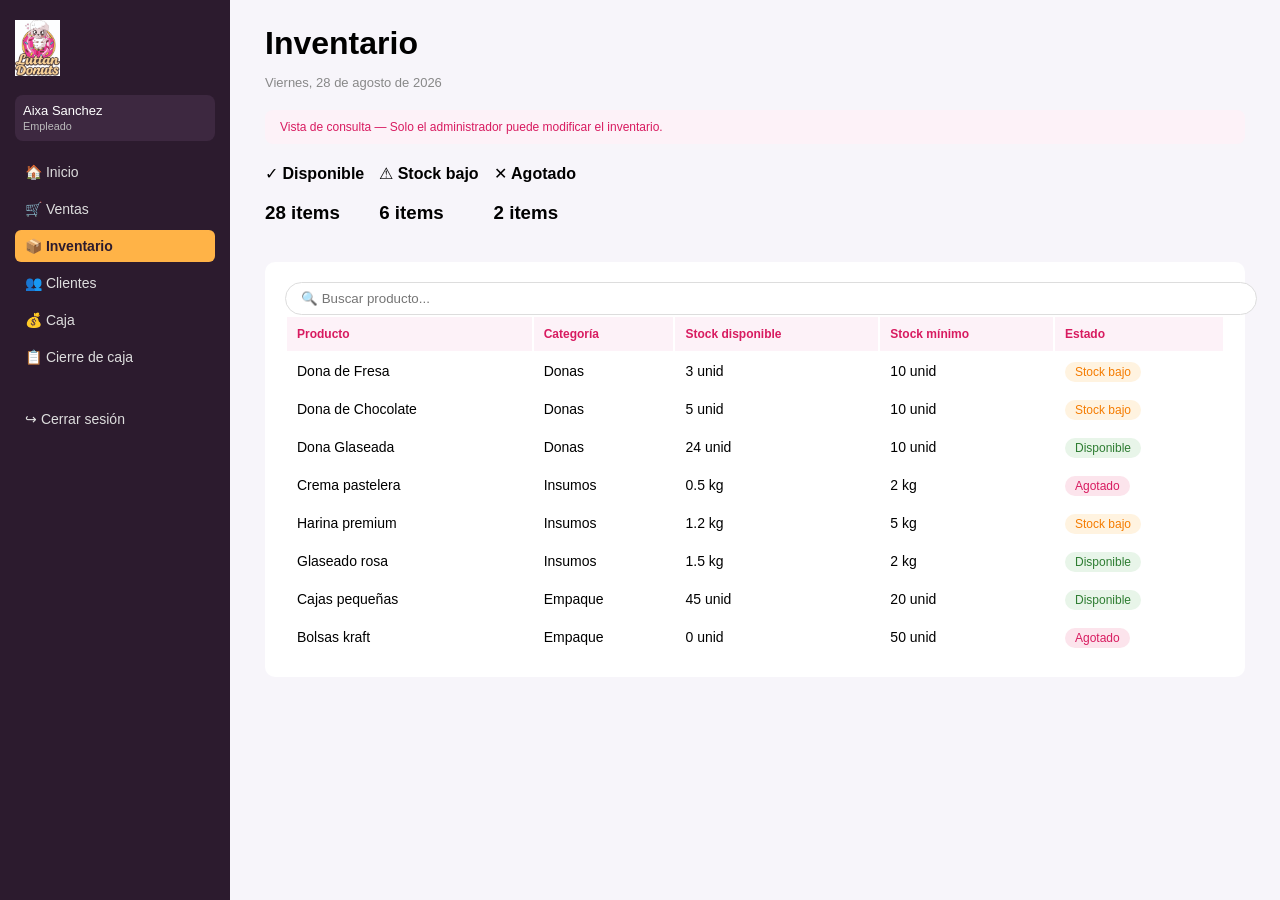
<file: Empleado/Inventario.html>
<!DOCTYPE html>
<html lang="es">

<head>
    <meta charset="UTF-8">
    <meta name="viewport" content="width=device-width, initial-scale=1.0">
    <title>Inventario - Luttan Donuts</title>
    <link rel="stylesheet" href="CSS/estilo.css">
</head>

<body class="admin">


    <aside class="sidebar">
        <img src="img/luttan.jpeg" alt="Logo" width="45">
        <p class="usuario">Aixa Sanchez<br><small>Empleado</small></p>

        <nav class="d-flex flex-column gap-1">
            <a href="PanelEmpleado.html">🏠 Inicio</a>
            <a href="Ventas.html">🛒 Ventas</a>
            <a href="Inventario.html" class="activo">📦 Inventario</a>
            <a href="Clientes.html">👥 Clientes</a>
            <a href="Caja.html">💰 Caja</a>
            <a href="CierreCaja.html">📋 Cierre de caja</a>
        </nav>
        <a href="#" class="salir">↪ Cerrar sesión</a>
    </aside>


    <main class="admin-contenido">

        <h1>Inventario</h1>
        <p class="fecha">Viernes, 28 de agosto de 2026</p>

        <div class="aviso"> Vista de consulta — Solo el administrador puede modificar el inventario.</div>

        <!-- ESTADÍSTICAS -->
        <div class="estadisticas">
            <div>✓ <b>Disponible</b>
                <h3>28 items</h3>
            </div>
            <div>⚠ <b>Stock bajo</b>
                <h3>6 items</h3>
            </div>
            <div>✕ <b>Agotado</b>
                <h3>2 items</h3>
            </div>
        </div>

        <!-- TABLA -->
        <div class="caja-tabla">
            <input type="text" class="buscador" placeholder="🔍 Buscar producto...">

            <table>
                <thead>
                    <tr>
                        <th>Producto</th>
                        <th>Categoría</th>
                        <th>Stock disponible</th>
                        <th>Stock mínimo</th>
                        <th>Estado</th>
                    </tr>
                </thead>
                <tbody>
                    <tr>
                        <td>Dona de Fresa</td>
                        <td>Donas</td>
                        <td>3 unid</td>
                        <td>10 unid</td>
                        <td><span class="bajo">Stock bajo</span></td>
                    </tr>
                    <tr>
                        <td>Dona de Chocolate</td>
                        <td>Donas</td>
                        <td>5 unid</td>
                        <td>10 unid</td>
                        <td><span class="bajo">Stock bajo</span></td>
                    </tr>
                    <tr>
                        <td>Dona Glaseada</td>
                        <td>Donas</td>
                        <td>24 unid</td>
                        <td>10 unid</td>
                        <td><span class="bien">Disponible</span></td>
                    </tr>
                    <tr>
                        <td>Crema pastelera</td>
                        <td>Insumos</td>
                        <td>0.5 kg</td>
                        <td>2 kg</td>
                        <td><span class="mal">Agotado</span></td>
                    </tr>
                    <tr>
                        <td>Harina premium</td>
                        <td>Insumos</td>
                        <td>1.2 kg</td>
                        <td>5 kg</td>
                        <td><span class="bajo">Stock bajo</span></td>
                    </tr>
                    <tr>
                        <td>Glaseado rosa</td>
                        <td>Insumos</td>
                        <td>1.5 kg</td>
                        <td>2 kg</td>
                        <td><span class="bien">Disponible</span></td>
                    </tr>
                    <tr>
                        <td>Cajas pequeñas</td>
                        <td>Empaque</td>
                        <td>45 unid</td>
                        <td>20 unid</td>
                        <td><span class="bien">Disponible</span></td>
                    </tr>
                    <tr>
                        <td>Bolsas kraft</td>
                        <td>Empaque</td>
                        <td>0 unid</td>
                        <td>50 unid</td>
                        <td><span class="mal">Agotado</span></td>
                    </tr>
                </tbody>
            </table>
        </div>

    </main>

</body>

</html>
</file>
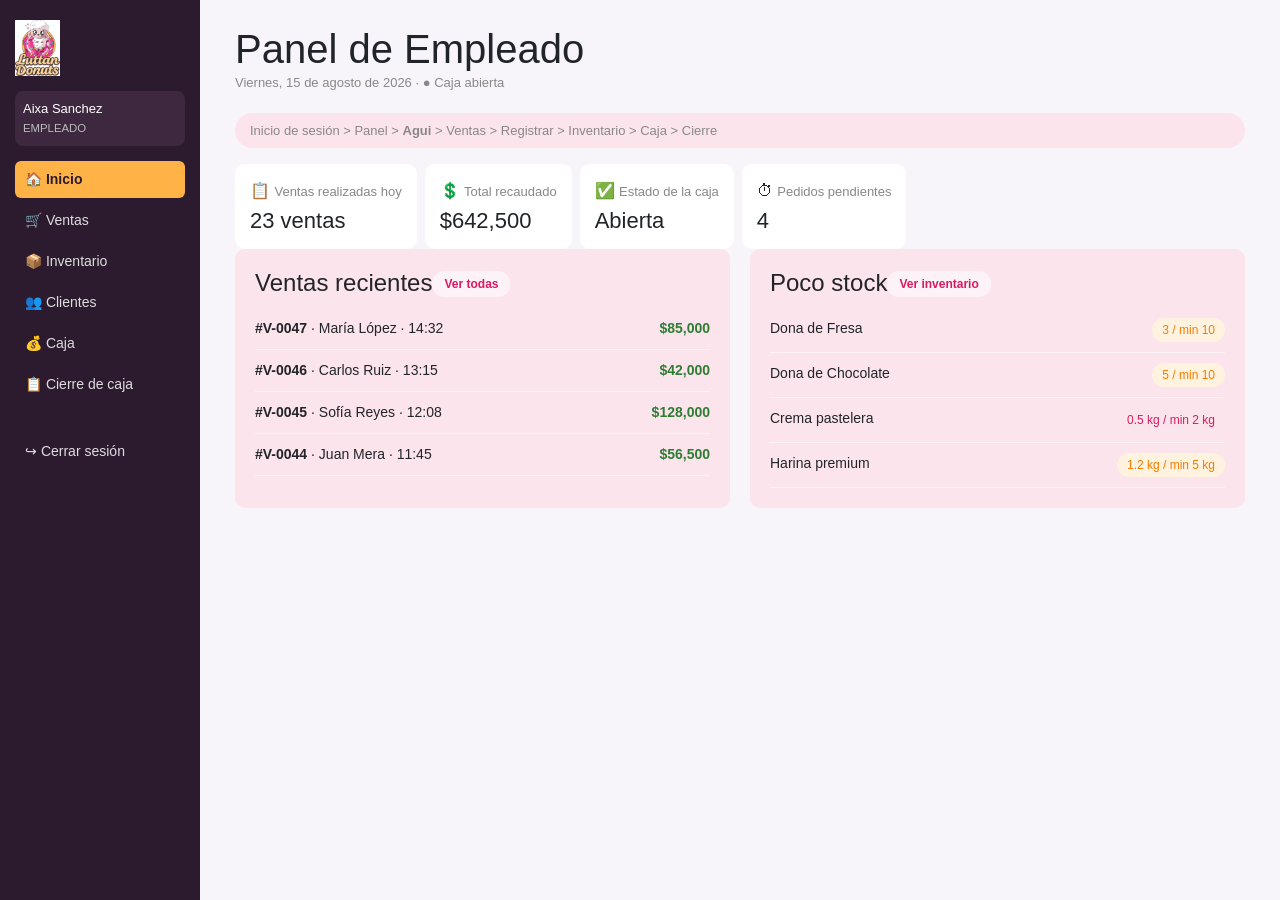
<file: Empleado/PanelEmpleado.html>
<!DOCTYPE html>
<html lang="es">

<head>
    <meta charset="UTF-8">
    <meta name="viewport" content="width=device-width, initial-scale=1.0">
    <title>Panel de Empleado - Luttan Donuts</title>
     <link href="https://cdn.jsdelivr.net/npm/bootstrap@5.3.8/dist/css/bootstrap.min.css" rel="stylesheet">
    <link rel="stylesheet" href="CSS/estilo.css">
</head>

<body class="admin">


    <aside class="sidebar">
        <img src="img/luttan.jpeg" alt="Logo" width="45">
        <p class="usuario">Aixa Sanchez<br><small>EMPLEADO</small></p>
        <nav class="d-flex flex-column gap-1">
            <a href="PanelEmpleado.html" class="activo">🏠 Inicio</a>
            <a href="Ventas.html">🛒 Ventas</a>
            <a href="Inventario.html">📦 Inventario</a>
            <a href="Clientes.html">👥 Clientes</a>
            <a href="Caja.html">💰 Caja</a>
            <a href="CierreCaja.html">📋 Cierre de caja</a>
        </nav>

        <a href="#" class="salir">↪ Cerrar sesión</a>
    </aside>


    <main class="admin-contenido">

        <h1>Panel de Empleado</h1>
        <p class="fecha">Viernes, 15 de agosto de 2026 · ● Caja abierta</p>


        <p class="ruta">Inicio de sesión > Panel > <b>Agui</b> > Ventas > Registrar > Inventario > Caja > Cierre</p>

        <!-- Estadísticas -->
        <div class="stats">
            <div>📋 <b>Ventas realizadas hoy</b>
                <h3>23 ventas</h3>
            </div>
            <div>💲 <b>Total recaudado</b>
                <h3>$642,500</h3>
            </div>
            <div>✅ <b>Estado de la caja</b>
                <h3>Abierta</h3>
            </div>
            <div>⏱ <b>Pedidos pendientes</b>
                <h3>4</h3>
            </div>
        </div>


        <div class="dos-columnas">

            <!-- Ventas recientes -->
            <div class="caja-tabla">
                <div class="titulo-caja">
                    <h4>Ventas recientes</h4>
                    <a href="Ventas.html" class="btn-detalle">Ver todas</a>
                </div>

                <div class="item-lista">
                    <span><b>#V-0047</b> · María López · 14:32</span>
                    <b class="verde">$85,000</b>
                </div>
                <div class="item-lista">
                    <span><b>#V-0046</b> · Carlos Ruiz · 13:15</span>
                    <b class="verde">$42,000</b>
                </div>
                <div class="item-lista">
                    <span><b>#V-0045</b> · Sofía Reyes · 12:08</span>
                    <b class="verde">$128,000</b>
                </div>
                <div class="item-lista">
                    <span><b>#V-0044</b> · Juan Mera · 11:45</span>
                    <b class="verde">$56,500</b>
                </div>
            </div>


            <div class="caja-tabla">
                <div class="titulo-caja">
                    <h4> Poco stock</h4>
                    <a href="Inventario.html" class="btn-detalle">Ver inventario</a>
                </div>

                <div class="item-lista">
                    <span>Dona de Fresa</span>
                    <span class="bajo">3 / min 10</span>
                </div>
                <div class="item-lista">
                    <span>Dona de Chocolate</span>
                    <span class="bajo">5 / min 10</span>
                </div>
                <div class="item-lista">
                    <span>Crema pastelera</span>
                    <span class="mal">0.5 kg / min 2 kg</span>
                </div>
                <div class="item-lista">
                    <span>Harina premium</span>
                    <span class="bajo">1.2 kg / min 5 kg</span>
                </div>
            </div>

        </div>

    </main>
 <script src="https://cdn.jsdelivr.net/npm/bootstrap@5.3.8/dist/js/bootstrap.bundle.min.js"></script>
</body>

</html>
</file>
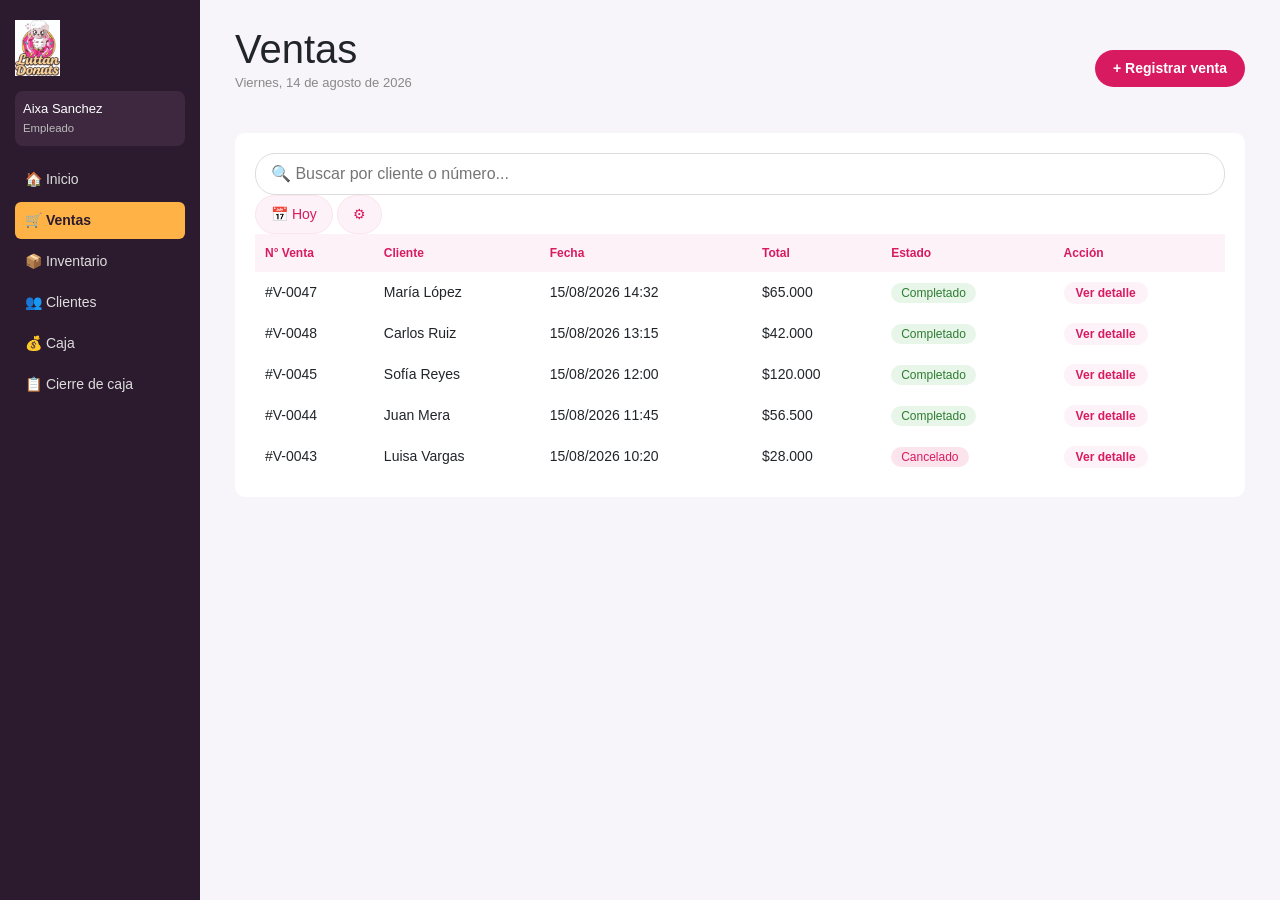
<file: Empleado/Ventas.html>
<!DOCTYPE html>
<html lang="es">

<head>
    <meta charset="UTF-8">
    <meta name="viewport" content="width=device-width, initial-scale=1.0">
    <title>Ventas - Luttan Donuts</title>
    <link href="https://cdn.jsdelivr.net/npm/bootstrap@5.3.8/dist/css/bootstrap.min.css" rel="stylesheet">
    <link rel="stylesheet" href="CSS/estilo.css">
</head>

<body class="admin">


    <aside class="sidebar">
        <img src="img/luttan.jpeg" alt="Logo" width="45">
        <p class="usuario">Aixa Sanchez<br><small>Empleado</small></p>

        <nav class="d-flex flex-column gap-1">
            <a href="PanelEmpleado.html">🏠 Inicio</a>
            <a href="Ventas.html" class="activo">🛒 Ventas</a>
            <a href="Inventario.html">📦 Inventario</a>
            <a href="Clientes.html">👥 Clientes</a>
            <a href="Caja.html">💰 Caja</a>
            <a href="CierreCaja.html">📋 Cierre de caja</a>
        </nav>
    </aside>


    <!-- CONTENIDO -->
    <main class="admin-contenido">


        <div class="cabecera-ventas">
            <div>
                <h1>Ventas</h1>
                <p class="fecha">Viernes, 14 de agosto de 2026</p>
            </div>
            <a href="#" class="btn-rosa">+ Registrar venta</a>
        </div>

        <!-- Tabla -->
        <div class="caja-tabla">

            <div class="fila-busqueda">
                <input type="text" class="buscador" placeholder="🔍 Buscar por cliente o número...">
                <button class="btn-hoy">📅 Hoy</button>
                <button class="btn-hoy">⚙</button>
            </div>

            <table>
                <thead>
                    <tr>
                        <th>N° Venta</th>
                        <th>Cliente</th>
                        <th>Fecha</th>
                        <th>Total</th>
                        <th>Estado</th>
                        <th>Acción</th>
                    </tr>
                </thead>
                <tbody>
                    <tr>
                        <td>#V-0047</td>
                        <td>María López</td>
                        <td>15/08/2026 14:32</td>
                        <td>$65.000</td>
                        <td><span class="bien">Completado</span></td>
                        <td><a href="#" class="btn-detalle">Ver detalle</a></td>
                    </tr>
                    <tr>
                        <td>#V-0048</td>
                        <td>Carlos Ruiz</td>
                        <td>15/08/2026 13:15</td>
                        <td>$42.000</td>
                        <td><span class="bien">Completado</span></td>
                        <td><a href="#" class="btn-detalle">Ver detalle</a></td>
                    </tr>
                    <tr>
                        <td>#V-0045</td>
                        <td>Sofía Reyes</td>
                        <td>15/08/2026 12:00</td>
                        <td>$120.000</td>
                        <td><span class="bien">Completado</span></td>
                        <td><a href="#" class="btn-detalle">Ver detalle</a></td>
                    </tr>
                    <tr>
                        <td>#V-0044</td>
                        <td>Juan Mera</td>
                        <td>15/08/2026 11:45</td>
                        <td>$56.500</td>
                        <td><span class="bien">Completado</span></td>
                        <td><a href="#" class="btn-detalle">Ver detalle</a></td>
                    </tr>
                    <tr>
                        <td>#V-0043</td>
                        <td>Luisa Vargas</td>
                        <td>15/08/2026 10:20</td>
                        <td>$28.000</td>
                        <td><span class="mal">Cancelado</span></td>
                        <td><a href="#" class="btn-detalle">Ver detalle</a></td>
                    </tr>
                </tbody>
            </table>
        </div>

    </main>

</body>

</html>
</file>
<file: Cliente/CSS/estilo.css>
/*misma letra para todoooo*/
body {
    font-family: Arial, sans-serif;
    
}/*inicio y catalogo*/
.fondo-hero {
    background: linear-gradient(to right, #ff4d94, #ffb347);
}

/* Círculo blanco donde va la dona */
.circulo-blanco {
    width: 300px;
    height: 300px;
    background-color: white;
    border-radius: 50%;
    display: flex;
    align-items: center;
    justify-content: center;
    padding: 20px;
}


.footer {
    background-color: #fdf0f5;
}


.fondo-titulo {
    background-color: #fdf2f8;

}

/*  NOSOTROS */

/* Encabezado con lo del degradado asi con varios  degradados de colores */
.hero-nosotros {
    background: linear-gradient(to right, #ff4d94, #ffb347);
    color: white;
    text-align: center;
    padding: 50px 20px;
}

.hero-nosotros h1 {
    font-size: 36px;
    font-weight: bold;
    margin-bottom: 10px;
}


.texto-pequeno {
    color: #ff4d94;
    font-weight: bold;
    font-size: 12px;
    letter-spacing: 1px;
    margin-bottom: 5px;
}

.titulo-historia {
    font-weight: bold;
    margin-bottom: 15px;
}

.texto-historia {
    color: #555;
    font-size: 15px;
    margin-bottom: 15px;
}

.imagen-nosotros {
    width: 100%;
    max-width: 350px;
    border-radius: 10px;
}

/*  Misión y Visión */
.caja-mision {
    background-color: #fce4ec;
    padding: 25px;
    border-radius: 10px;
    height: 100%;
}

.caja-vision {
    background-color: #fff3e0;
    padding: 25px;
    border-radius: 10px;
    height: 100%;
}

.icono {
    font-size: 24px;
    margin-bottom: 10px;
}

.titulo-mision {
    color: #d81b60;
    font-weight: bold;
    font-size: 20px;
    margin-bottom: 10px;
}

.titulo-vision {
    color: #f57c00;
    font-weight: bold;
    font-size: 20px;
    margin-bottom: 10px;
}


.footer {
    background-color: #fdf0f5;
}



/*Contactanos */



.linea-rosa {
    width: 60px;
    height: 4px;
    background-color: #ff4d94;
    margin-top: 10px;
    border-radius: 2px;
}


.tarjeta-sede {
    background-color: white;
    border-radius: 10px;
    box-shadow: 0 2px 8px rgba(0, 0, 0, 0.1);
    overflow: hidden;
    height: 100%;
}

.mapa {
    width: 100%;
    height: 180px;
    object-fit: cover;
}

.info-sede {
    padding: 20px;
}

.info-sede h3 {
    color: #d81b60;
    font-size: 20px;
    font-weight: bold;
    margin-bottom: 15px;
}

.info-sede p {
    font-size: 14px;
    color: #555;
    margin-bottom: 8px;
}


.fondo-contacto {
    background-color: #fce4ec;
}

.tarjeta-contacto {
    background-color: white;
    padding: 25px 15px;
    border-radius: 10px;
    box-shadow: 0 2px 5px rgba(0, 0, 0, 0.05);
    height: 100%;
}

.tarjeta-contacto h5 {
    font-size: 16px;
    color: #333;
    margin-bottom: 10px;
}

.numero {
    color: #ff4d94;
    font-weight: bold;
    font-size: 16px;
    margin-bottom: 5px;
}

.sede-texto {
    color: #888;
    font-size: 12px;
    margin-bottom: 0;
}


.botones-redes {
    display: flex;
    justify-content: center;
    gap: 10px;
    flex-wrap: wrap;
}

.btn-red {
    text-decoration: none;
    color: white;
    padding: 8px 20px;
    border-radius: 20px;
    font-size: 14px;
    font-weight: bold;
}

.instagram {
    background-color: #E1306C;
}

.messenger {
    background-color: #A334FA;
}

.facebook {
    background-color: #1877F2;
}

.whatsapp {
    background-color: #25D366;
}



/*Detalle producto*/


/* Contenedor general */
.detalle-container {
    margin-top: 20px;
    margin-bottom: 50px;
}




/* Imagen principal y chiquitas */
.imagen-principal {
    width: 100%;
    max-height: 400px;
    object-fit: cover;
    border-radius: 10px;
}

.miniaturas {
    display: flex;
    gap: 10px;
    margin-top: 10px;
}

.miniaturas img {
    width: 70px;
    height: 70px;
    object-fit: cover;
    border-radius: 8px;
}


.badge-producto {
    padding: 4px 12px;
    border-radius: 20px;
    font-size: 12px;
    font-weight: bold;
}

.badge-rosa {
    background-color: #fce4ec;
    color: #d81b60;
}

.badge-verde {
    background-color: #e8f5e9;
    color: #2e7d32;
}


.titulo-producto {
    font-style: italic;
    font-weight: bold;
    font-size: 32px;
    margin: 10px 0;
}

.rating {
    color: #ffb300;
    font-size: 18px;
}

.rating span {
    color: #888;
    font-size: 14px;
}


.caja-precio {
    background-color: #fce4ec;
    padding: 15px;
    border-radius: 10px;
    display: flex;
    justify-content: space-between;
    margin-top: 15px;
}

.precio {
    color: #d81b60;
    font-weight: bold;
    font-size: 24px;
    margin: 0;
}

.lista-ingredientes {
    list-style: disc;
    padding-left: 20px;
    color: #555;
}


.cantidad {
    display: flex;
    align-items: center;
    gap: 5px;
    margin-bottom: 15px;
}

.btn-cantidad {
    width: 30px;
    height: 30px;
    border: 1px solid #ddd;
    background: white;
    border-radius: 5px;
}

.input-cantidad {
    width: 40px;
    text-align: center;
    border: 1px solid #ddd;
    border-radius: 5px;
    height: 30px;
}

.cantidad small {
    color: #888;
    margin-left: 10px;
}


.btn-carrito,
.btn-comprar {
    width: 100%;
    padding: 12px;
    border: none;
    border-radius: 25px;
    font-weight: bold;
    margin-top: 10px;
}

.btn-carrito {
    background-color: #ff4d94;
    color: white;
}

.btn-comprar {
    background-color: #ffc107;
    color: black;
}


.footer-oscuro {
    background-color: #2c1b2e;
    color: white;
    padding: 40px 0 20px;
}

.footer-col h5,
.footer-col h6 {
    font-weight: bold;
}

.footer-col p,
.footer-links a {
    color: #ccc;
    font-size: 14px;
}

.footer-links {
    list-style: none;
    padding: 0;
}

.footer-links li {
    margin-bottom: 5px;
}

.footer-links a {
    text-decoration: none;
}

.footer-bottom {
    display: flex;
    justify-content: space-between;
    color: #ccc;
    font-size: 13px;
}

.footer-oscuro hr {
    border-color: #555;
}


/*CARRITOOOO*/



.migas {
    font-size: 14px;
    color: #888;
}

.titulo-carrito {
    font-weight: bold;
    font-size: 32px;
    margin-bottom: 5px;
}

.subtitulo-carrito {
    color: #555;
    margin-bottom: 25px;
}

.caja-carrito {
    background-color: white;
    border-radius: 10px;
    padding: 25px;
}


/* Cada producto */
.item-carrito {
    display: flex;
    justify-content: space-between;
    align-items: center;
    padding: 15px 0;
    flex-wrap: wrap;
    gap: 10px;
}



.item-carrito p {

    color: #d81b60;
    font-size: 13px;
    margin: 0;
}

.cantidad-item {
    display: flex;
    align-items: center;
    gap: 8px;
}

.cantidad-item button {
    width: 28px;
    height: 28px;
    border: 1px solid #ddd;
    background: white;
    border-radius: 5px;
}

.precio-item {
    font-weight: bold;
    min-width: 70px;
    text-align: right;
    color: #333;
}

/* Totales */
.totales {
    background-color: #fdf2f8;
    margin-top: 20px;
    padding-top: 15px;
    border-top: 1px solid #eee;
}

.fila {
    display: flex;
    padding: 6px 0;
    color: #555;
    font-size: 15px;
}

.total {
    background-color: #fdf2f8;
    font-weight: bold;
    font-size: 20px;
    color: #d81b60;
}

.seguir {
    display: inline-block;
    margin-top: 20px;
    color: #d81b60;
    font-size: 14px;
}


/*TU PEDIDO*/



.caja-carrito label {
    display: block;
    font-size: 14px;
    font-weight: bold;
    color: #555;
    margin-top: 12px;
    margin-bottom: 4px;
}

.campo {
    width: 100%;
    padding: 8px 12px;
    border-radius: 8px;
    font-size: 14px;
}


.ciudad {
    display: flex;
    gap: 8px;
}

.ciudadd {
    padding: 8px;

    border-radius: 8px;
    font-size: 14px;
    border-color: #ff4d94;
    background-color: #fce4ec;
    color: #d81b60;
}

/* Métodos de pago */
.metodo {
    border: 1px solid #ddd;
    border-radius: 8px;
    padding: 8px 12px;
    margin-bottom: 8px;
}

.metodo small {
    display: block;
    color: #888;
    font-size: 12px;
}

/* Total a pagar */
.total-pagar {
    background-color: #fce4ec;
    padding: 12px;
    border-radius: 8px;
    text-align: center;
}

.total-pagar p {
    color: #d81b60;
    font-size: 20px;
}

/* Boton para confirmar */
.btn-confirmar {
    width: 100%;
    background-color: #d81b60;
    color: white;
    border: none;
    padding: 12px;
    border-radius: 25px;
    margin-top: 15px;
}


.aviso {
    font-size: 12px;
    color: #888;
}

/*INVENTARIO*/


.admin {
    display: flex;
    background-color: #f7f5fa;
    margin: 0;
    min-height: 100vh;
}

/* Menú lateral */
.sidebar {
    width: 200px;
    background-color: #2c1b2e;
    color: white;
    padding: 20px 15px;
}

.sidebar .usuario {
    background-color: #3d2840;
    padding: 8px;
    border-radius: 8px;
    font-size: 13px;
    margin: 15px 0;
}

.sidebar .usuario small {
    color: #bbb;
}

.sidebar nav {
    display: flex;
    flex-direction: column;
    gap: 5px;
}

.sidebar a {
    color: #ddd;
    text-decoration: none;
    padding: 8px 10px;
    border-radius: 6px;
    font-size: 14px;
}

.sidebar a.activo {
    background-color: #ffb347;
    color: #2c1b2e;
    font-weight: bold;
}

.salir {
    display: block;
    margin-top: 30px;
}

/* Contenido */
.admin-contenido {
    flex: 1;
    padding: 25px 35px;
}

.admin-contenido h1 {
    margin: 0;
}

.fecha {
    color: #888;
    font-size: 13px;
    margin-bottom: 20px;
}

.aviso {
    background-color: #fdf2f8;
    color: #d81b60;
    padding: 10px 15px;
    border-radius: 8px;

    margin-bottom: 20px;
}

/* Estadísticas */
.estadisticas {
    display: flex;
    gap: 15px;
    margin-bottom: 20px;

}

.stats div {
    background-color: white;
    padding: 15px;
    border-radius: 10px;
}

.stats b {
    color: #888;
    font-weight: normal;
    font-size: 13px;
}

.stats h3 {
    margin: 5px 0 0;
    font-size: 22px;
}


.caja-tabla {
    background-color: white;
    padding: 20px;
    border-radius: 10px;
}

.buscador {
    width: 100%;
    padding: 8px 15px;
    border: 1px solid #ddd;
    border-radius: 20px;
}

.caja-tabla table {
    width: 100%;
    font-size: 14px;
}

.caja-tabla th {
    background-color: #fdf2f8;
    color: #d81b60;
    text-align: left;
    padding: 10px;
    font-size: 12px;
}

.caja-tabla td {
    padding: 10px;
}


.bajo,
.bien,
.mal {
    padding: 3px 10px;
    border-radius: 12px;
    font-size: 12px;
}

.bajo {
    background-color: #fff3e0;
    color: #f57c00;
}

.bien {
    background-color: #e8f5e9;
    color: #2e7d32;
}

.mal {
    background-color: #fce4ec;
    color: #d81b60;
}

/*VENTASSS*/


.cabecera-ventas {
    display: flex;
    justify-content: space-between;
    align-items: center;
    margin-bottom: 20px;
}

.cabecera-ventas h1 {
    margin: 0;
}

.btn-rosa {
    background-color: #d81b60;
    color: white;
    padding: 8px 18px;
    border-radius: 20px;
    text-decoration: none;
    font-size: 14px;
    font-weight: bold;
}



.fila-busqueda .buscador {
    margin-bottom: 0;
}

.btn-hoy {
    background-color: #fdf2f8;
    border: 1px solid #fce4ec;
    color: #d81b60;
    padding: 8px 15px;
    border-radius: 20px;
    font-size: 14px;
}

/* Botón de cada fila */
.btn-detalle {
    background-color: #fdf2f8;
    color: #d81b60;
    padding: 4px 12px;
    border-radius: 12px;
    text-decoration: none;
    font-size: 12px;
    font-weight: bold;
}


.ruta {
    background-color: #fdf2f8;
    padding: 8px 15px;
    border-radius: 20px;
    font-size: 13px;
    color: #888;

}

.titulo-caja {
    display: flex;
    align-items: center;
    margin-bottom: 10px;
}

.titulo-caja h4 {
    margin: 0;
}

.dos-columnas {
    display: flex;
    gap: 20px;
}

.dos-columnas .caja-tabla {
    flex: 1;

}

.item-lista {
    display: flex;
    padding: 10px 0;
    border-bottom: 1px solid #eee;
    font-size: 14px;
}

.verde {
    color: #2e7d32;
}

/* EMPLEADOOOOO */

.ruta {
    background-color: #fdf2f8;
    background: #fce4ec;
    padding: 8px 15px;
    border-radius: 20px;
    font-size: 13px;
    color: #888;

}

.titulo-caja {
    display: flex;
    margin-bottom: 10px;
}

.titulo-caja h4 {
    margin: 0;
}

.dos-columnas {
    display: flex;
    gap: 20px;

}

.dos-columnas .caja-tabla {
    flex: 1;
    background: #fce4ec;
    min-width: 300px;
}

.item-lista {
    display: flex;
    justify-content: space-between;
    padding: 10px 0;
    border-bottom: 1px solid #fdf2f8;
    font-size: 14px;
}

.verde {
    color: #2e7d32;
}

.stats{
     display: flex;
     gap: 8px;
    
}

/*CAJAAA*/

/* Aviso verde (caja abierta) */
.aviso-verde {
    background: #e8f5e9;
    color: #2e7d32;
    padding: 10px 15px;
    border-radius: 8px;
    font-size: 13px;
}

/*CIEREE CAJAAA*/

.fila-cierre {
    padding: 10px 0;
    border-bottom: 1px solid #eee;
}

.rojo { color: #d81b60; }

.caja-verde {
    background: #e8f5e9;
    color: #2e7d32;
    padding: 15px;
    border-radius: 8px;
}

/* INICIOOO DE SESIÓNNN */

.login-body {
    display: flex;
    justify-content: center;
    align-items: center;
    min-height: 100vh;
    background: #fce4ec;
}

.login-tarjeta {
    background: white;
    max-width: 380px;
    width: 100%;
    padding: 30px;
    border-radius: 16px;
    text-align: center;
}

.login-tarjeta .logo {
    width: 80px;
    border-radius: 10px;
}

.login-tarjeta h1 {
    font-size: 24px;
    margin: 10px 0 6px;
}

.login-tarjeta h2 {
    font-size: 18px;
    margin-top: 20px;
}

.login-tarjeta form {
    text-align: left;
    margin-top: 16px;
}

.login-tarjeta label {
    font-size: 13px;
    margin-top: 12px;
}

.etiqueta {
    background: #fce4ec;
    color: #e91e63;
    padding: 4px 12px;
    border-radius: 20px;
    font-size: 12px;
}

.subtitulo {
    color: #888;
    font-size: 13px;
    margin-top: 8px;
}

.ayuda {
    font-size: 12px;
    color: #999;
    text-align: center;
    margin: 10px 0;
}

.boton-principal {
    width: 100%;
    padding: 12px;
    border-radius: 8px;
    background: #e91e63;
    color: white;
    font-size: 15px;
    margin-top: 6px;
}

.enlace-olvido {
    display: inline-block;
    color: #e91e63;
    font-size: 13px;
    margin-top: 16px;
}

.divisor {
    font-size: 12px;
    color: #999;
    padding-top: 14px;
    margin-top: 18px;
}

.roles {
    display: flex;
    gap: 10px;
    margin-top: 10px;
}

.boton-admin,
.boton-empleado {
    padding: 8px 16px;
    border: none;
    border-radius: 20px;
    font-size: 13px;
}

.boton-admin {
    background: #e91e63;
    color: white;
}

.boton-empleado {
    background: #fce4ec;
    color: #e91e63;
}

.ayuda-flotante {
    position: fixed;
    bottom: 20px;
    right: 20px;
    width: 40px;
    height: 40px;
    border-radius: 50%;
    border: none;
    background: #333;
    color: white;
    font-size: 18px;
    font-weight: bold;
}
</file>
<file: Empleado/CSS/estilo.css>
/*misma letra para todoooo*/
body {
    font-family: Arial, sans-serif;
    
}/*inicio y catalogo*/
.fondo-hero {
    background: linear-gradient(to right, #ff4d94, #ffb347);
}

/* Círculo blanco donde va la dona */
.circulo-blanco {
    width: 300px;
    height: 300px;
    background-color: white;
    border-radius: 50%;
    display: flex;
    align-items: center;
    justify-content: center;
    padding: 20px;
}


.footer {
    background-color: #fdf0f5;
}


.fondo-titulo {
    background-color: #fdf2f8;

}

/*  NOSOTROS */

/* Encabezado con lo del degradado asi con varios  degradados de colores */
.hero-nosotros {
    background: linear-gradient(to right, #ff4d94, #ffb347);
    color: white;
    text-align: center;
    padding: 50px 20px;
}

.hero-nosotros h1 {
    font-size: 36px;
    font-weight: bold;
    margin-bottom: 10px;
}


.texto-pequeno {
    color: #ff4d94;
    font-weight: bold;
    font-size: 12px;
    letter-spacing: 1px;
    margin-bottom: 5px;
}

.titulo-historia {
    font-weight: bold;
    margin-bottom: 15px;
}

.texto-historia {
    color: #555;
    font-size: 15px;
    margin-bottom: 15px;
}

.imagen-nosotros {
    width: 100%;
    max-width: 350px;
    border-radius: 10px;
}

/*  Misión y Visión */
.caja-mision {
    background-color: #fce4ec;
    padding: 25px;
    border-radius: 10px;
    height: 100%;
}

.caja-vision {
    background-color: #fff3e0;
    padding: 25px;
    border-radius: 10px;
    height: 100%;
}

.icono {
    font-size: 24px;
    margin-bottom: 10px;
}

.titulo-mision {
    color: #d81b60;
    font-weight: bold;
    font-size: 20px;
    margin-bottom: 10px;
}

.titulo-vision {
    color: #f57c00;
    font-weight: bold;
    font-size: 20px;
    margin-bottom: 10px;
}


.footer {
    background-color: #fdf0f5;
}



/*Contactanos */



.linea-rosa {
    width: 60px;
    height: 4px;
    background-color: #ff4d94;
    margin-top: 10px;
    border-radius: 2px;
}


.tarjeta-sede {
    background-color: white;
    border-radius: 10px;
    box-shadow: 0 2px 8px rgba(0, 0, 0, 0.1);
    overflow: hidden;
    height: 100%;
}

.mapa {
    width: 100%;
    height: 180px;
    object-fit: cover;
}

.info-sede {
    padding: 20px;
}

.info-sede h3 {
    color: #d81b60;
    font-size: 20px;
    font-weight: bold;
    margin-bottom: 15px;
}

.info-sede p {
    font-size: 14px;
    color: #555;
    margin-bottom: 8px;
}


.fondo-contacto {
    background-color: #fce4ec;
}

.tarjeta-contacto {
    background-color: white;
    padding: 25px 15px;
    border-radius: 10px;
    box-shadow: 0 2px 5px rgba(0, 0, 0, 0.05);
    height: 100%;
}

.tarjeta-contacto h5 {
    font-size: 16px;
    color: #333;
    margin-bottom: 10px;
}

.numero {
    color: #ff4d94;
    font-weight: bold;
    font-size: 16px;
    margin-bottom: 5px;
}

.sede-texto {
    color: #888;
    font-size: 12px;
    margin-bottom: 0;
}


.botones-redes {
    display: flex;
    justify-content: center;
    gap: 10px;
    flex-wrap: wrap;
}

.btn-red {
    text-decoration: none;
    color: white;
    padding: 8px 20px;
    border-radius: 20px;
    font-size: 14px;
    font-weight: bold;
}

.instagram {
    background-color: #E1306C;
}

.messenger {
    background-color: #A334FA;
}

.facebook {
    background-color: #1877F2;
}

.whatsapp {
    background-color: #25D366;
}



/*Detalle producto*/


/* Contenedor general */
.detalle-container {
    margin-top: 20px;
    margin-bottom: 50px;
}




/* Imagen principal y chiquitas */
.imagen-principal {
    width: 100%;
    max-height: 400px;
    object-fit: cover;
    border-radius: 10px;
}

.miniaturas {
    display: flex;
    gap: 10px;
    margin-top: 10px;
}

.miniaturas img {
    width: 70px;
    height: 70px;
    object-fit: cover;
    border-radius: 8px;
}


.badge-producto {
    padding: 4px 12px;
    border-radius: 20px;
    font-size: 12px;
    font-weight: bold;
}

.badge-rosa {
    background-color: #fce4ec;
    color: #d81b60;
}

.badge-verde {
    background-color: #e8f5e9;
    color: #2e7d32;
}


.titulo-producto {
    font-style: italic;
    font-weight: bold;
    font-size: 32px;
    margin: 10px 0;
}

.rating {
    color: #ffb300;
    font-size: 18px;
}

.rating span {
    color: #888;
    font-size: 14px;
}


.caja-precio {
    background-color: #fce4ec;
    padding: 15px;
    border-radius: 10px;
    display: flex;
    justify-content: space-between;
    margin-top: 15px;
}

.precio {
    color: #d81b60;
    font-weight: bold;
    font-size: 24px;
    margin: 0;
}

.lista-ingredientes {
    list-style: disc;
    padding-left: 20px;
    color: #555;
}


.cantidad {
    display: flex;
    align-items: center;
    gap: 5px;
    margin-bottom: 15px;
}

.btn-cantidad {
    width: 30px;
    height: 30px;
    border: 1px solid #ddd;
    background: white;
    border-radius: 5px;
}

.input-cantidad {
    width: 40px;
    text-align: center;
    border: 1px solid #ddd;
    border-radius: 5px;
    height: 30px;
}

.cantidad small {
    color: #888;
    margin-left: 10px;
}


.btn-carrito,
.btn-comprar {
    width: 100%;
    padding: 12px;
    border: none;
    border-radius: 25px;
    font-weight: bold;
    margin-top: 10px;
}

.btn-carrito {
    background-color: #ff4d94;
    color: white;
}

.btn-comprar {
    background-color: #ffc107;
    color: black;
}


.footer-oscuro {
    background-color: #2c1b2e;
    color: white;
    padding: 40px 0 20px;
}

.footer-col h5,
.footer-col h6 {
    font-weight: bold;
}

.footer-col p,
.footer-links a {
    color: #ccc;
    font-size: 14px;
}

.footer-links {
    list-style: none;
    padding: 0;
}

.footer-links li {
    margin-bottom: 5px;
}

.footer-links a {
    text-decoration: none;
}

.footer-bottom {
    display: flex;
    justify-content: space-between;
    color: #ccc;
    font-size: 13px;
}

.footer-oscuro hr {
    border-color: #555;
}


/*CARRITOOOO*/



.migas {
    font-size: 14px;
    color: #888;
}

.titulo-carrito {
    font-weight: bold;
    font-size: 32px;
    margin-bottom: 5px;
}

.subtitulo-carrito {
    color: #555;
    margin-bottom: 25px;
}

.caja-carrito {
    background-color: white;
    border-radius: 10px;
    padding: 25px;
}


/* Cada producto */
.item-carrito {
    display: flex;
    justify-content: space-between;
    align-items: center;
    padding: 15px 0;
    flex-wrap: wrap;
    gap: 10px;
}



.item-carrito p {

    color: #d81b60;
    font-size: 13px;
    margin: 0;
}

.cantidad-item {
    display: flex;
    align-items: center;
    gap: 8px;
}

.cantidad-item button {
    width: 28px;
    height: 28px;
    border: 1px solid #ddd;
    background: white;
    border-radius: 5px;
}

.precio-item {
    font-weight: bold;
    min-width: 70px;
    text-align: right;
    color: #333;
}

/* Totales */
.totales {
    background-color: #fdf2f8;
    margin-top: 20px;
    padding-top: 15px;
    border-top: 1px solid #eee;
}

.fila {
    display: flex;
    padding: 6px 0;
    color: #555;
    font-size: 15px;
}

.total {
    background-color: #fdf2f8;
    font-weight: bold;
    font-size: 20px;
    color: #d81b60;
}

.seguir {
    display: inline-block;
    margin-top: 20px;
    color: #d81b60;
    font-size: 14px;
}


/*TU PEDIDO*/



.caja-carrito label {
    display: block;
    font-size: 14px;
    font-weight: bold;
    color: #555;
    margin-top: 12px;
    margin-bottom: 4px;
}

.campo {
    width: 100%;
    padding: 8px 12px;
    border-radius: 8px;
    font-size: 14px;
}


.ciudad {
    display: flex;
    gap: 8px;
}

.ciudadd {
    padding: 8px;

    border-radius: 8px;
    font-size: 14px;
    border-color: #ff4d94;
    background-color: #fce4ec;
    color: #d81b60;
}

/* Métodos de pago */
.metodo {
    border: 1px solid #ddd;
    border-radius: 8px;
    padding: 8px 12px;
    margin-bottom: 8px;
}

.metodo small {
    display: block;
    color: #888;
    font-size: 12px;
}

/* Total a pagar */
.total-pagar {
    background-color: #fce4ec;
    padding: 12px;
    border-radius: 8px;
    text-align: center;
}

.total-pagar p {
    color: #d81b60;
    font-size: 20px;
}

/* Boton para confirmar */
.btn-confirmar {
    width: 100%;
    background-color: #d81b60;
    color: white;
    border: none;
    padding: 12px;
    border-radius: 25px;
    margin-top: 15px;
}


.aviso {
    font-size: 12px;
    color: #888;
}

/*INVENTARIO*/


.admin {
    display: flex;
    background-color: #f7f5fa;
    margin: 0;
    min-height: 100vh;
}

/* Menú lateral */
.sidebar {
    width: 200px;
    background-color: #2c1b2e;
    color: white;
    padding: 20px 15px;
}

.sidebar .usuario {
    background-color: #3d2840;
    padding: 8px;
    border-radius: 8px;
    font-size: 13px;
    margin: 15px 0;
}

.sidebar .usuario small {
    color: #bbb;
}

.sidebar nav {
    display: flex;
    flex-direction: column;
    gap: 5px;
}

.sidebar a {
    color: #ddd;
    text-decoration: none;
    padding: 8px 10px;
    border-radius: 6px;
    font-size: 14px;
}

.sidebar a.activo {
    background-color: #ffb347;
    color: #2c1b2e;
    font-weight: bold;
}

.salir {
    display: block;
    margin-top: 30px;
}

/* Contenido */
.admin-contenido {
    flex: 1;
    padding: 25px 35px;
}

.admin-contenido h1 {
    margin: 0;
}

.fecha {
    color: #888;
    font-size: 13px;
    margin-bottom: 20px;
}

.aviso {
    background-color: #fdf2f8;
    color: #d81b60;
    padding: 10px 15px;
    border-radius: 8px;

    margin-bottom: 20px;
}

/* Estadísticas */
.estadisticas {
    display: flex;
    gap: 15px;
    margin-bottom: 20px;

}

.stats div {
    background-color: white;
    padding: 15px;
    border-radius: 10px;
}

.stats b {
    color: #888;
    font-weight: normal;
    font-size: 13px;
}

.stats h3 {
    margin: 5px 0 0;
    font-size: 22px;
}


.caja-tabla {
    background-color: white;
    padding: 20px;
    border-radius: 10px;
}

.buscador {
    width: 100%;
    padding: 8px 15px;
    border: 1px solid #ddd;
    border-radius: 20px;
}

.caja-tabla table {
    width: 100%;
    font-size: 14px;
}

.caja-tabla th {
    background-color: #fdf2f8;
    color: #d81b60;
    text-align: left;
    padding: 10px;
    font-size: 12px;
}

.caja-tabla td {
    padding: 10px;
}


.bajo,
.bien,
.mal {
    padding: 3px 10px;
    border-radius: 12px;
    font-size: 12px;
}

.bajo {
    background-color: #fff3e0;
    color: #f57c00;
}

.bien {
    background-color: #e8f5e9;
    color: #2e7d32;
}

.mal {
    background-color: #fce4ec;
    color: #d81b60;
}

/*VENTASSS*/


.cabecera-ventas {
    display: flex;
    justify-content: space-between;
    align-items: center;
    margin-bottom: 20px;
}

.cabecera-ventas h1 {
    margin: 0;
}

.btn-rosa {
    background-color: #d81b60;
    color: white;
    padding: 8px 18px;
    border-radius: 20px;
    text-decoration: none;
    font-size: 14px;
    font-weight: bold;
}



.fila-busqueda .buscador {
    margin-bottom: 0;
}

.btn-hoy {
    background-color: #fdf2f8;
    border: 1px solid #fce4ec;
    color: #d81b60;
    padding: 8px 15px;
    border-radius: 20px;
    font-size: 14px;
}

/* Botón de cada fila */
.btn-detalle {
    background-color: #fdf2f8;
    color: #d81b60;
    padding: 4px 12px;
    border-radius: 12px;
    text-decoration: none;
    font-size: 12px;
    font-weight: bold;
}


.ruta {
    background-color: #fdf2f8;
    padding: 8px 15px;
    border-radius: 20px;
    font-size: 13px;
    color: #888;

}

.titulo-caja {
    display: flex;
    align-items: center;
    margin-bottom: 10px;
}

.titulo-caja h4 {
    margin: 0;
}

.dos-columnas {
    display: flex;
    gap: 20px;
}

.dos-columnas .caja-tabla {
    flex: 1;

}

.item-lista {
    display: flex;
    padding: 10px 0;
    border-bottom: 1px solid #eee;
    font-size: 14px;
}

.verde {
    color: #2e7d32;
}

/* EMPLEADOOOOO */

.ruta {
    background-color: #fdf2f8;
    background: #fce4ec;
    padding: 8px 15px;
    border-radius: 20px;
    font-size: 13px;
    color: #888;

}

.titulo-caja {
    display: flex;
    margin-bottom: 10px;
}

.titulo-caja h4 {
    margin: 0;
}

.dos-columnas {
    display: flex;
    gap: 20px;

}

.dos-columnas .caja-tabla {
    flex: 1;
    background: #fce4ec;
    min-width: 300px;
}

.item-lista {
    display: flex;
    justify-content: space-between;
    padding: 10px 0;
    border-bottom: 1px solid #fdf2f8;
    font-size: 14px;
}

.verde {
    color: #2e7d32;
}

.stats{
     display: flex;
     gap: 8px;
    
}

/*CAJAAA*/

/* Aviso verde (caja abierta) */
.aviso-verde {
    background: #e8f5e9;
    color: #2e7d32;
    padding: 10px 15px;
    border-radius: 8px;
    font-size: 13px;
}

/*CIEREE CAJAAA*/

.fila-cierre {
    padding: 10px 0;
    border-bottom: 1px solid #eee;
}

.rojo { color: #d81b60; }

.caja-verde {
    background: #e8f5e9;
    color: #2e7d32;
    padding: 15px;
    border-radius: 8px;
}

/* INICIOOO DE SESIÓNNN */

.login-body {
    display: flex;
    justify-content: center;
    align-items: center;
    min-height: 100vh;
    background: #fce4ec;
}

.login-tarjeta {
    background: white;
    max-width: 380px;
    width: 100%;
    padding: 30px;
    border-radius: 16px;
    text-align: center;
}

.login-tarjeta .logo {
    width: 80px;
    border-radius: 10px;
}

.login-tarjeta h1 {
    font-size: 24px;
    margin: 10px 0 6px;
}

.login-tarjeta h2 {
    font-size: 18px;
    margin-top: 20px;
}

.login-tarjeta form {
    text-align: left;
    margin-top: 16px;
}

.login-tarjeta label {
    font-size: 13px;
    margin-top: 12px;
}

.etiqueta {
    background: #fce4ec;
    color: #e91e63;
    padding: 4px 12px;
    border-radius: 20px;
    font-size: 12px;
}

.subtitulo {
    color: #888;
    font-size: 13px;
    margin-top: 8px;
}

.ayuda {
    font-size: 12px;
    color: #999;
    text-align: center;
    margin: 10px 0;
}

.boton-principal {
    width: 100%;
    padding: 12px;
    border-radius: 8px;
    background: #e91e63;
    color: white;
    font-size: 15px;
    margin-top: 6px;
}

.enlace-olvido {
    display: inline-block;
    color: #e91e63;
    font-size: 13px;
    margin-top: 16px;
}

.divisor {
    font-size: 12px;
    color: #999;
    padding-top: 14px;
    margin-top: 18px;
}

.roles {
    display: flex;
    gap: 10px;
    margin-top: 10px;
}

.boton-admin,
.boton-empleado {
    padding: 8px 16px;
    border: none;
    border-radius: 20px;
    font-size: 13px;
}

.boton-admin {
    background: #e91e63;
    color: white;
}

.boton-empleado {
    background: #fce4ec;
    color: #e91e63;
}

.ayuda-flotante {
    position: fixed;
    bottom: 20px;
    right: 20px;
    width: 40px;
    height: 40px;
    border-radius: 50%;
    border: none;
    background: #333;
    color: white;
    font-size: 18px;
    font-weight: bold;
}
</file>
